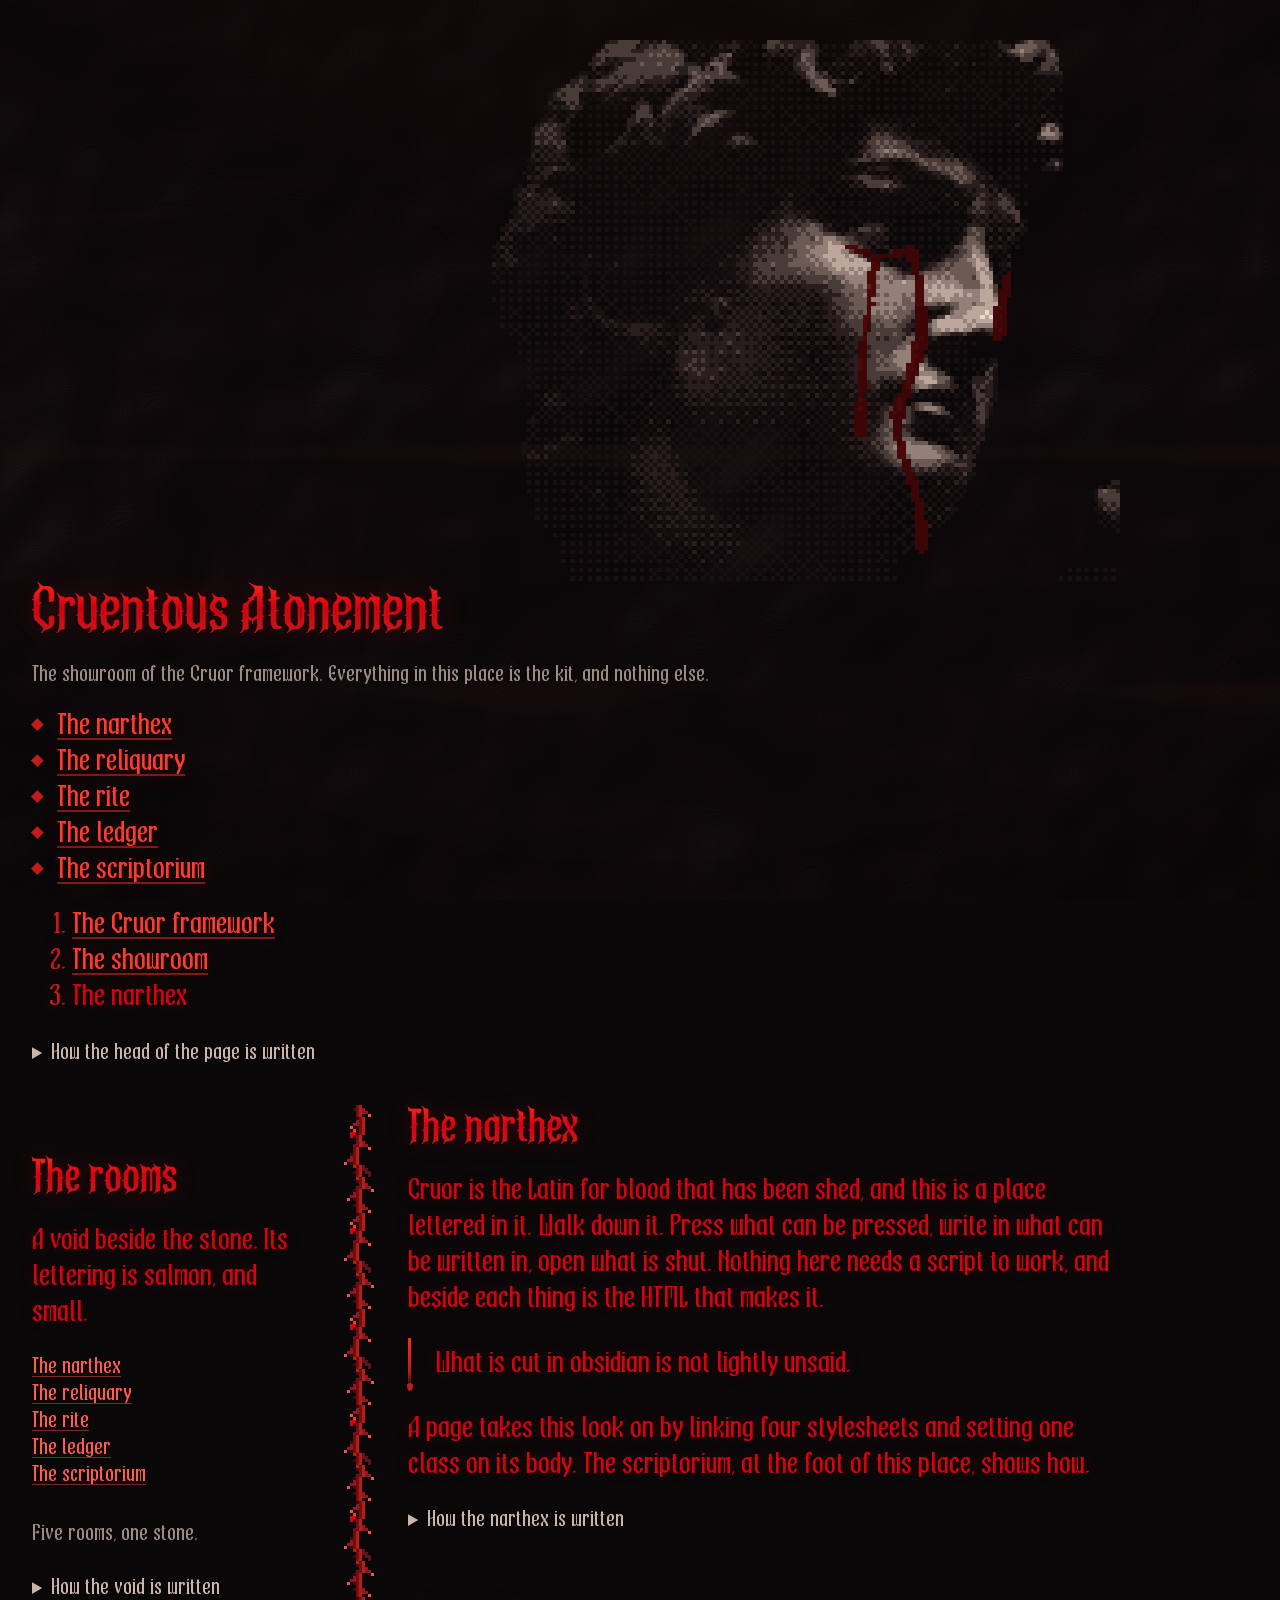
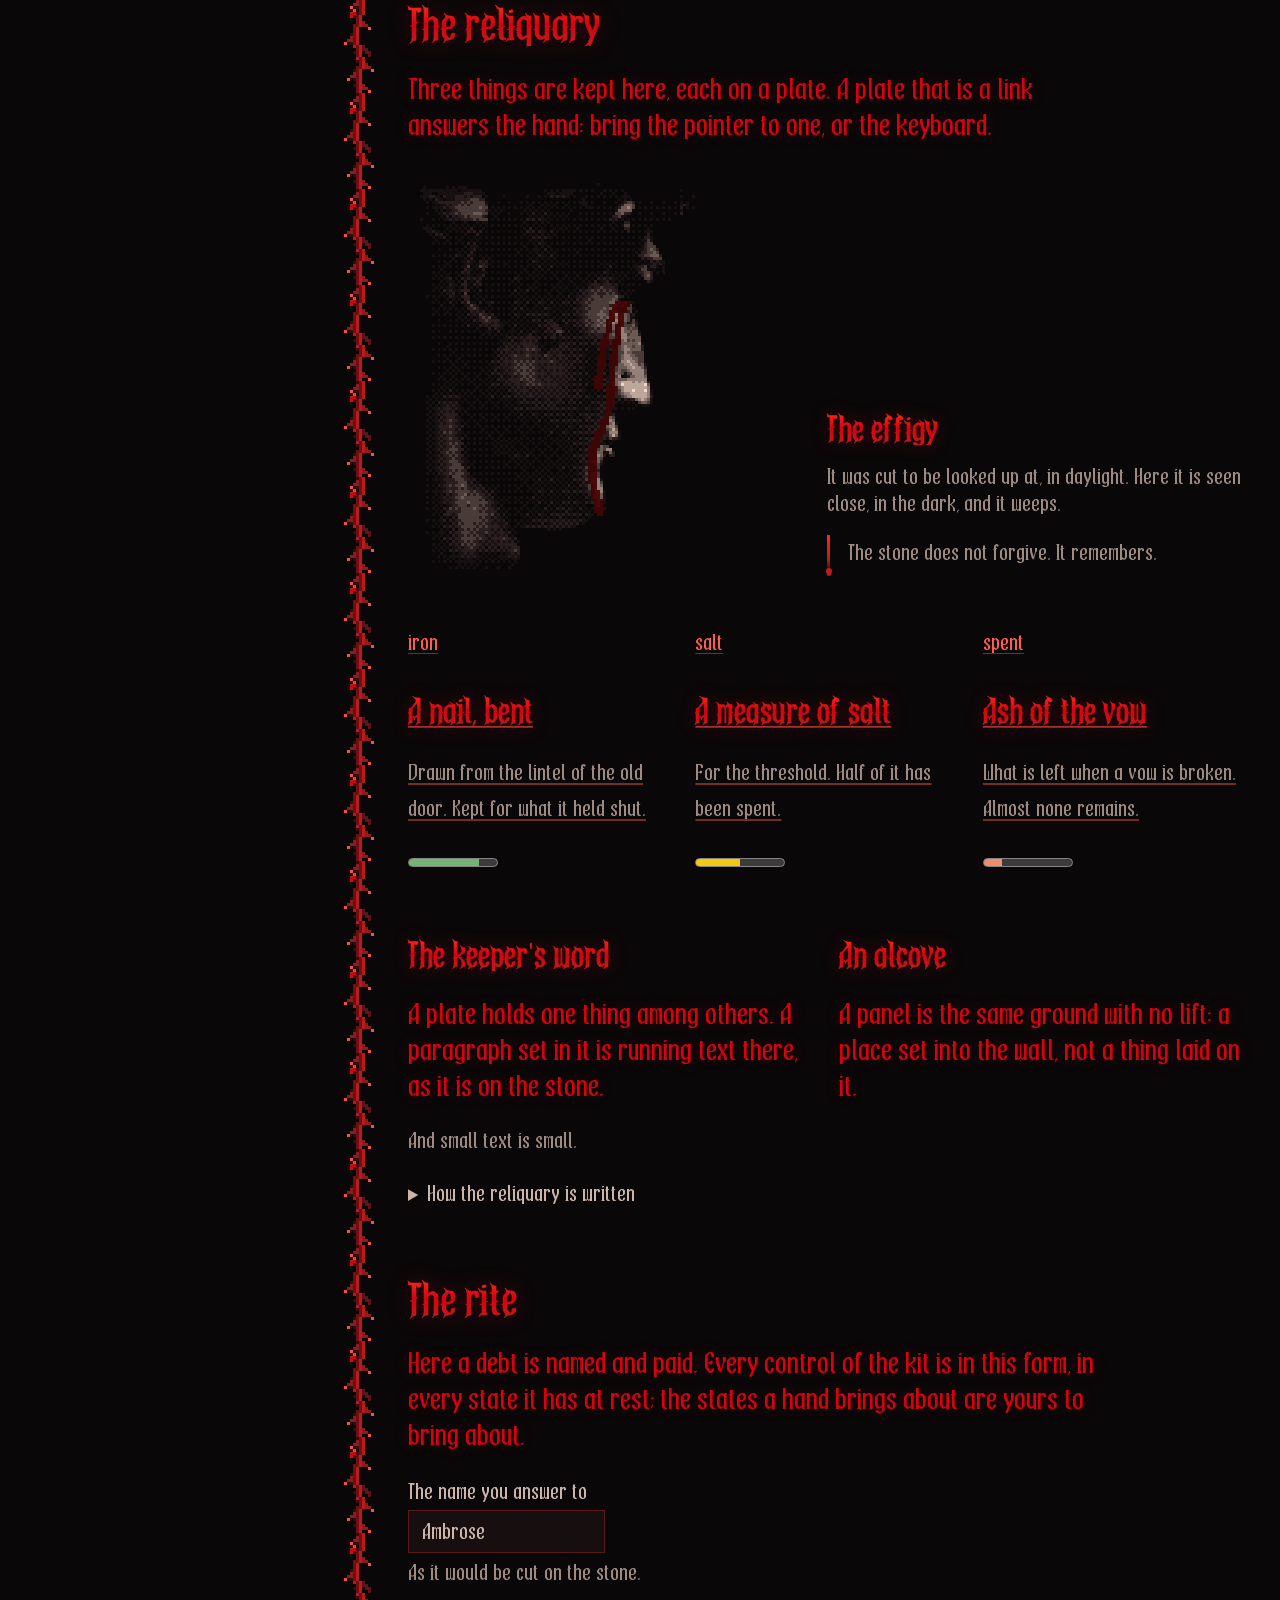
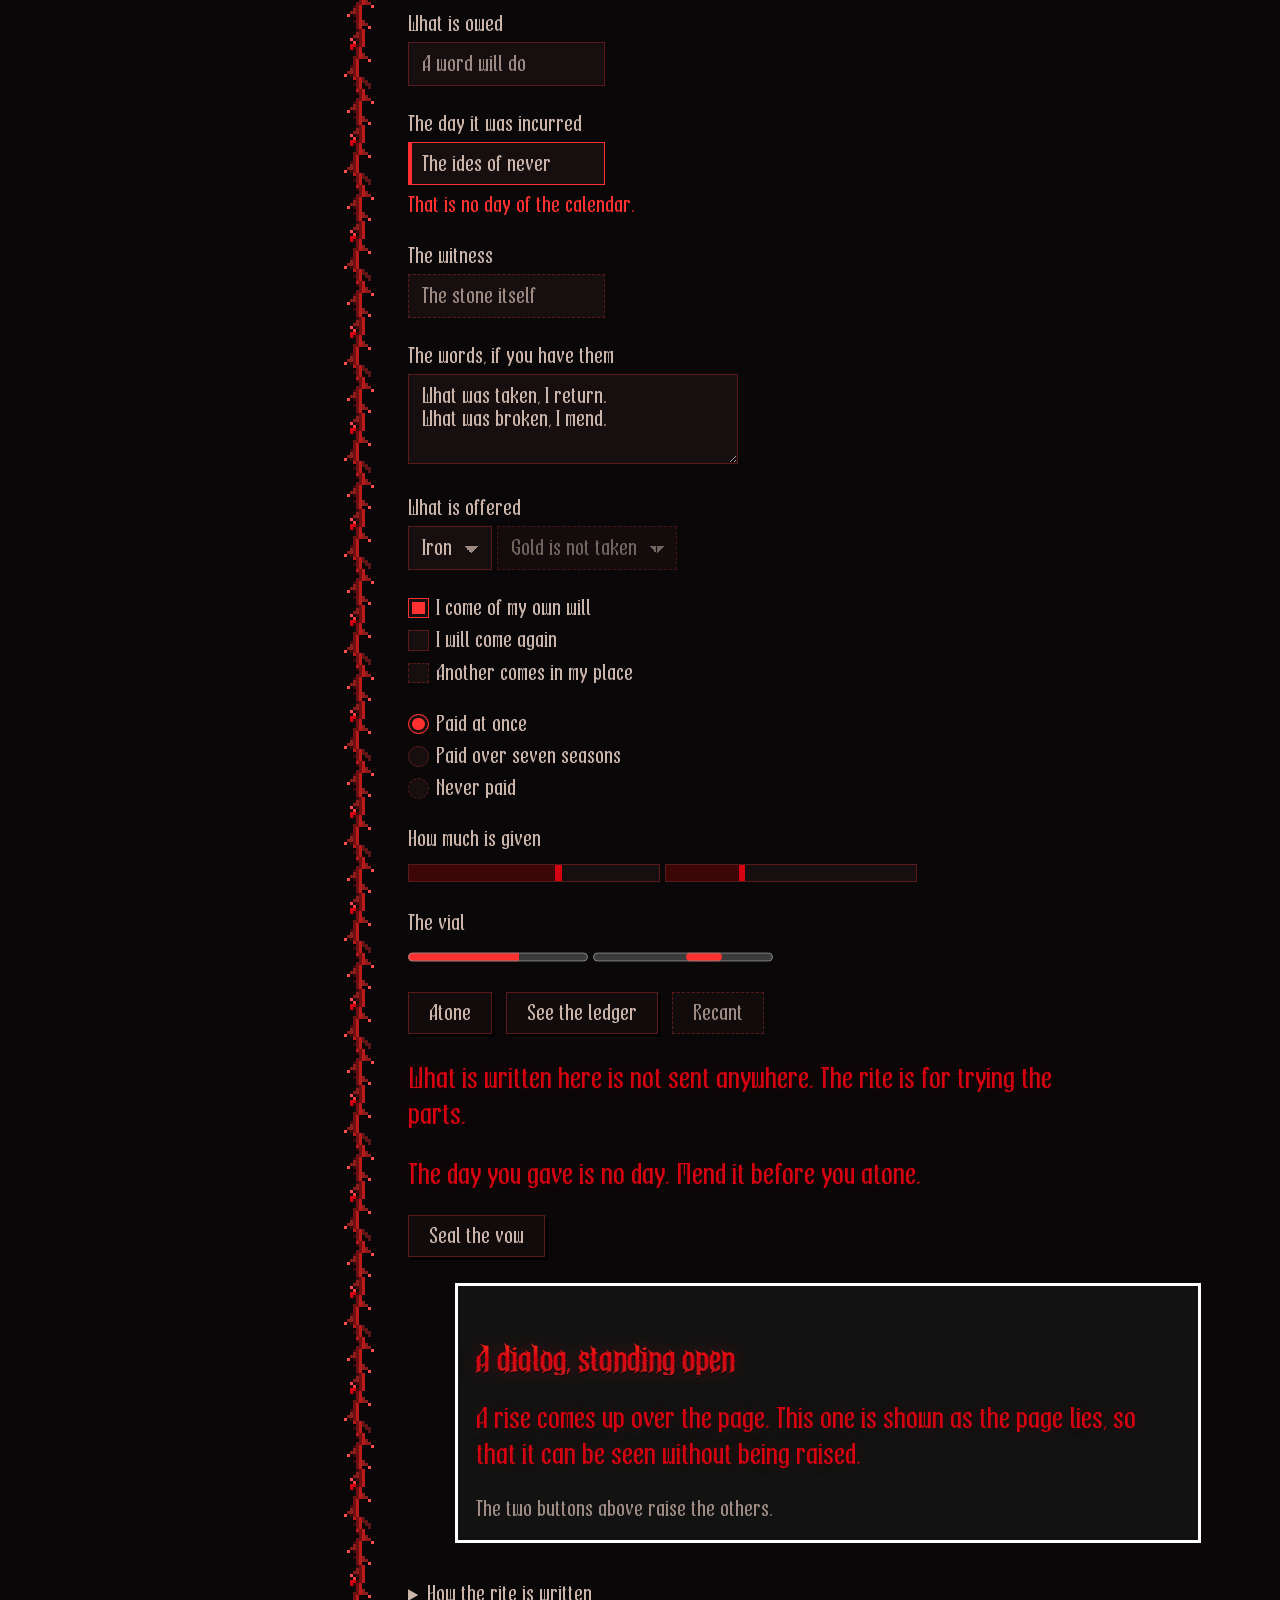
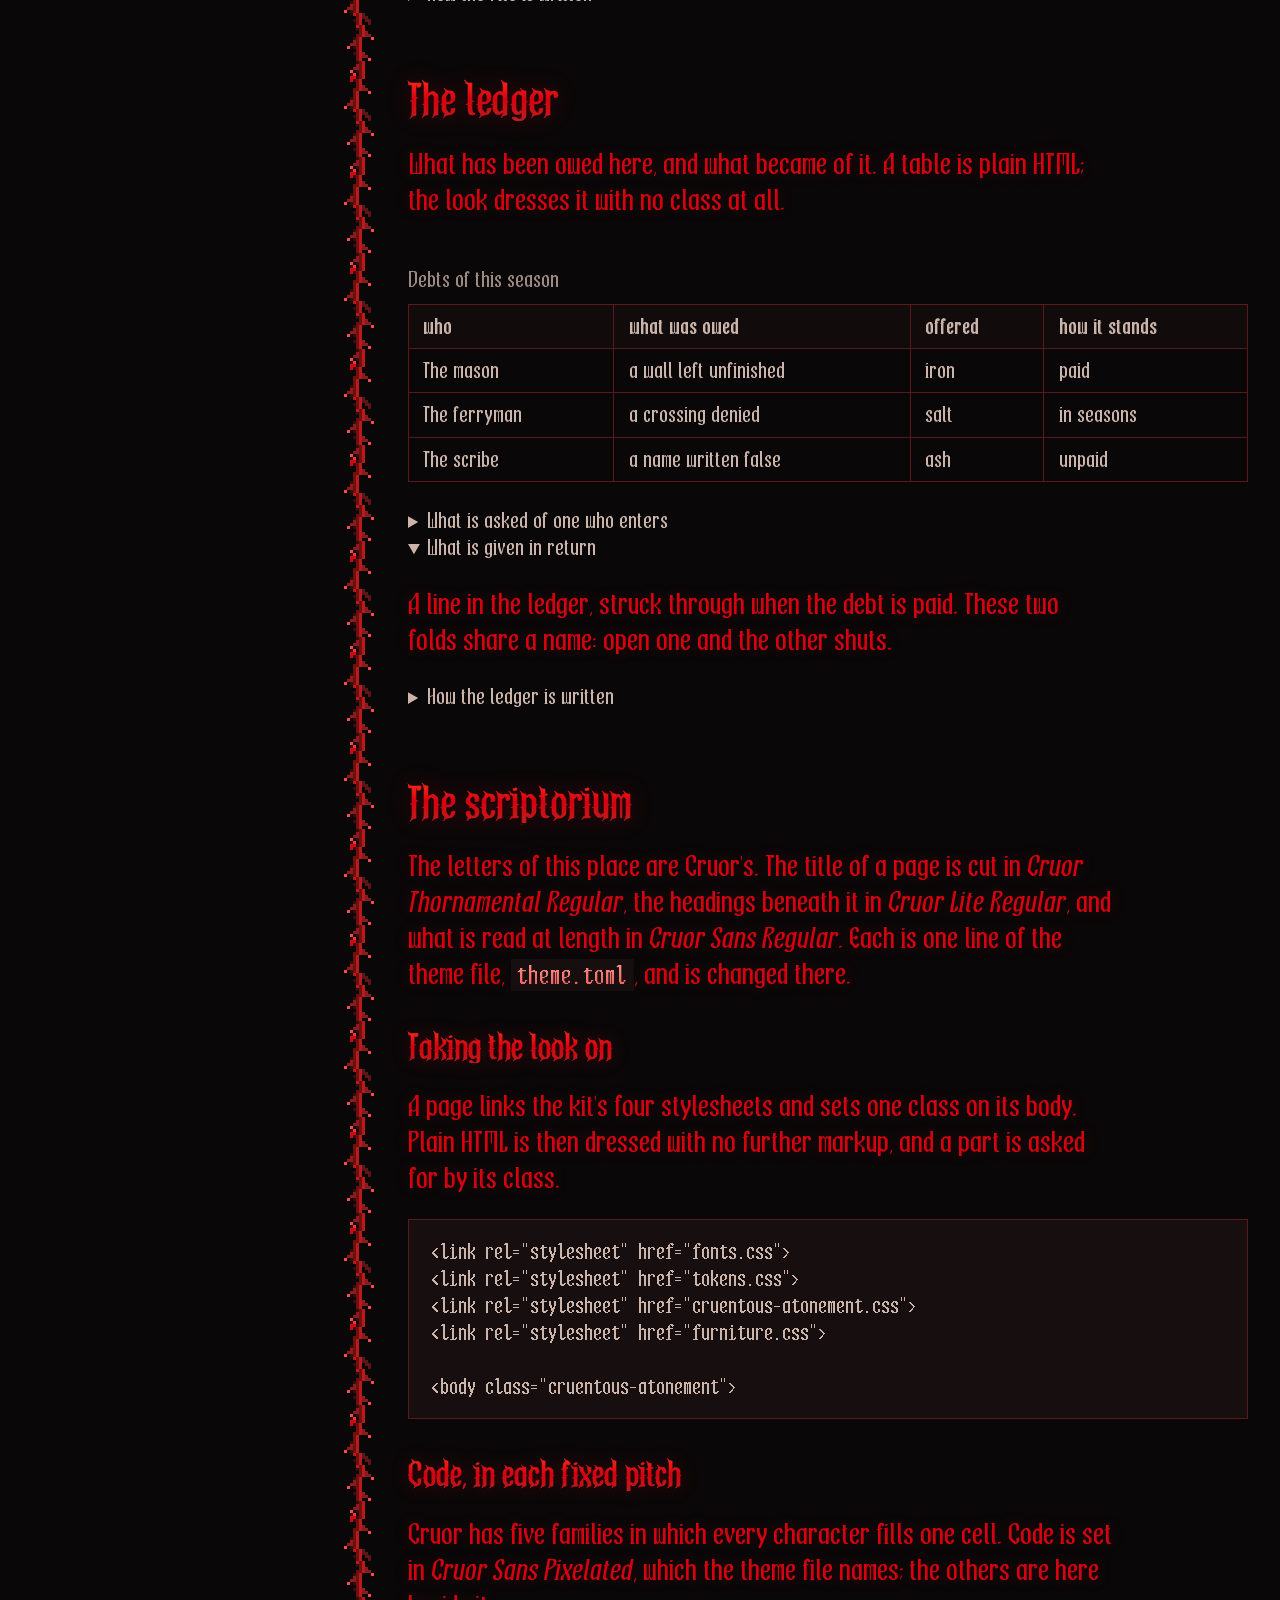
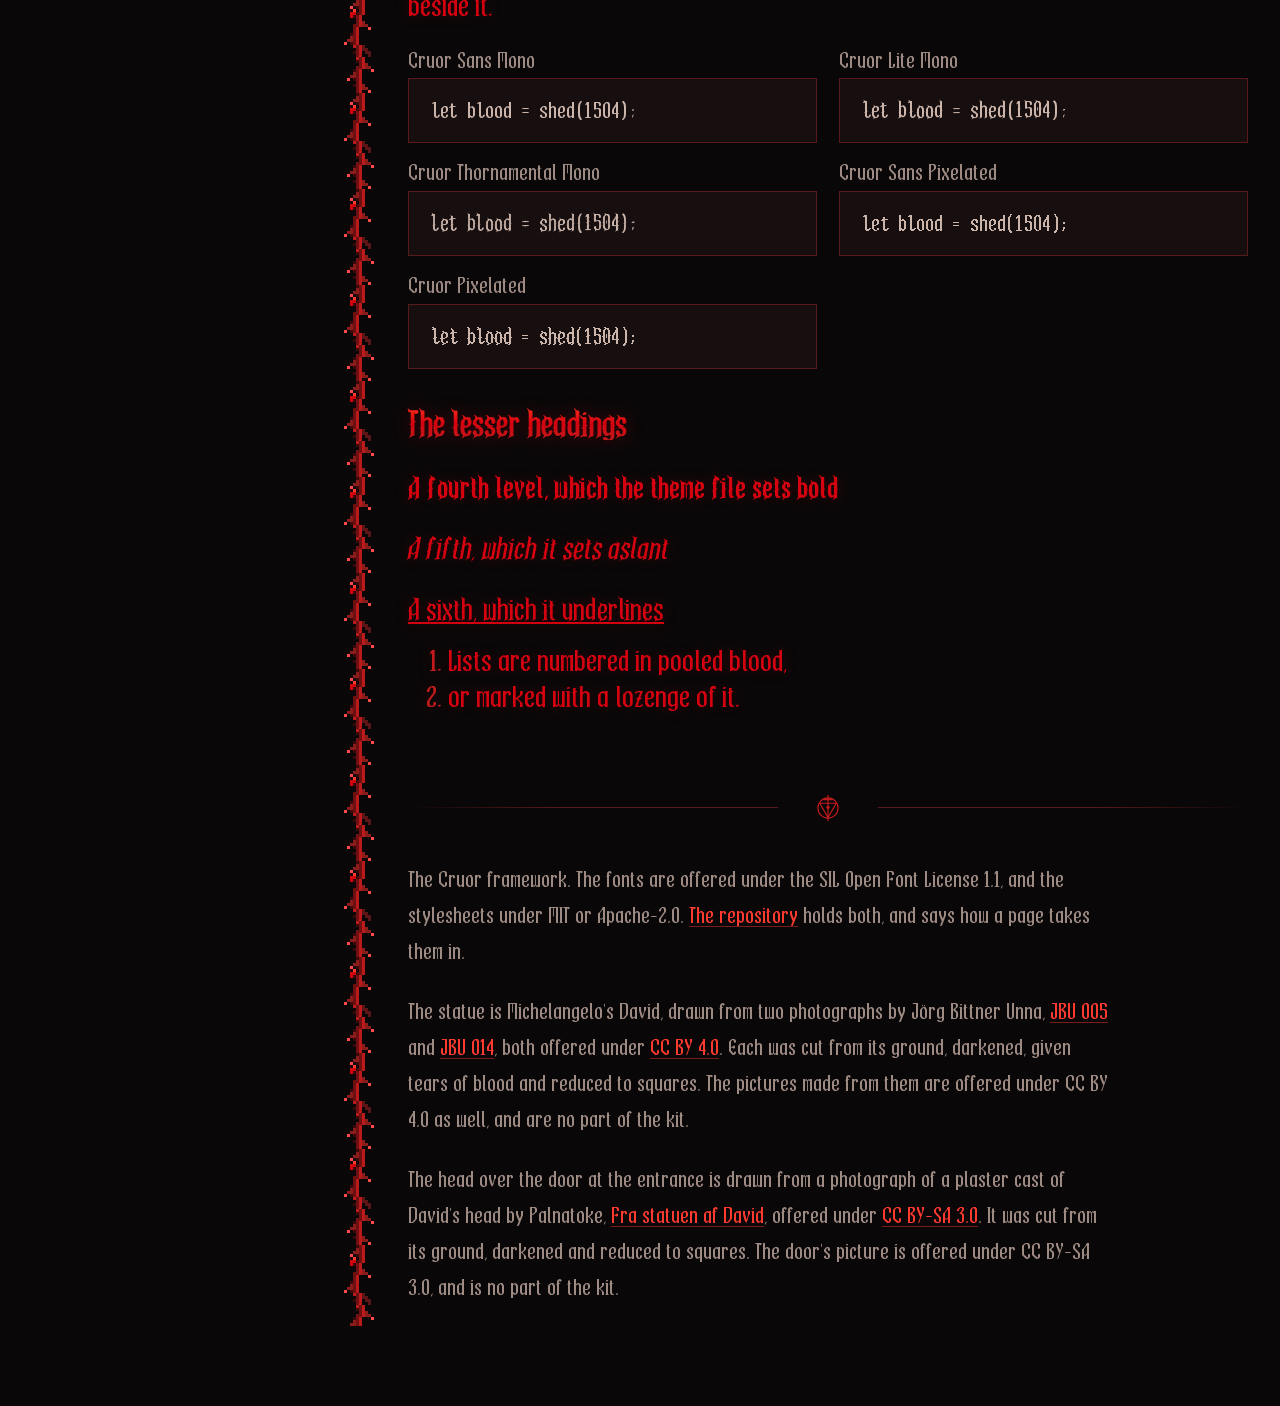
<file: showroom/index.html>
<!doctype html>
<html lang="en">
<head>
<meta charset="utf-8">
<meta name="viewport" content="width=device-width, initial-scale=1">
<title>Cruentous Atonement: the showroom of the Cruor framework</title>
<meta name="description" content="A place built from the Cruor framework and nothing else: the look called Cruentous Atonement, and every part of its furniture, to be seen and tried.">
<link rel="stylesheet" href="../fonts/fonts.css">
<link rel="stylesheet" href="../look/tokens.css">
<link rel="stylesheet" href="../look/cruentous-atonement.css">
<link rel="stylesheet" href="../look/furniture.css">
<link rel="stylesheet" href="showroom.css">
<script src="showroom.js"></script>
</head>
<body class="cruentous-atonement">

<div class="place">

<section class="threshold" aria-label="The threshold">
<img class="face" src="weeping-face.svg" width="880" height="500" alt="The head of a statue, drawn in dark squares. It is turned aside, and blood runs from its eye down its cheek.">

<div class="lintel">
<header class="cruor-masthead" id="head" data-shows="masthead: as it lies">
  <h1>Cruentous Atonement</h1>
  <small>The showroom of the Cruor framework. Everything in this place is the kit, and nothing else.</small>
</header>
</div>

<nav aria-label="The rooms, along the head of the page">
<ul class="cruor-links" id="ways" data-shows="bar of links: with a current link">
  <li><a href="#narthex" aria-current="page">The narthex</a></li>
  <li><a href="#reliquary">The reliquary</a></li>
  <li><a href="#rite">The rite</a></li>
  <li><a href="#ledger">The ledger</a></li>
  <li><a href="#scriptorium">The scriptorium</a></li>
</ul>
</nav>

<nav aria-label="Where this room lies">
<ol class="cruor-trail" id="trail" data-shows="trail: with a current place">
  <li><a href="https://github.com/crussella0129/cruor-framework">The Cruor framework</a></li>
  <li><a href="#head">The showroom</a></li>
  <li><span aria-current="page">The narthex</span></li>
</ol>
</nav>

<details class="cruor-fold how">
<summary>How the head of the page is written</summary>
<pre class="written" data-of="head"><code>&lt;header class=&quot;cruor-masthead&quot; id=&quot;head&quot; data-shows=&quot;masthead: as it lies&quot;&gt;
  &lt;h1&gt;Cruentous Atonement&lt;/h1&gt;
  &lt;small&gt;The showroom of the Cruor framework. Everything in this place is the kit, and nothing else.&lt;/small&gt;
&lt;/header&gt;</code></pre>
<pre class="written" data-of="ways"><code>&lt;ul class=&quot;cruor-links&quot; id=&quot;ways&quot; data-shows=&quot;bar of links: with a current link&quot;&gt;
  &lt;li&gt;&lt;a href=&quot;#narthex&quot; aria-current=&quot;page&quot;&gt;The narthex&lt;/a&gt;&lt;/li&gt;
  &lt;li&gt;&lt;a href=&quot;#reliquary&quot;&gt;The reliquary&lt;/a&gt;&lt;/li&gt;
  &lt;li&gt;&lt;a href=&quot;#rite&quot;&gt;The rite&lt;/a&gt;&lt;/li&gt;
  &lt;li&gt;&lt;a href=&quot;#ledger&quot;&gt;The ledger&lt;/a&gt;&lt;/li&gt;
  &lt;li&gt;&lt;a href=&quot;#scriptorium&quot;&gt;The scriptorium&lt;/a&gt;&lt;/li&gt;
&lt;/ul&gt;</code></pre>
<pre class="written" data-of="trail"><code>&lt;ol class=&quot;cruor-trail&quot; id=&quot;trail&quot; data-shows=&quot;trail: with a current place&quot;&gt;
  &lt;li&gt;&lt;a href=&quot;https://github.com/crussella0129/cruor-framework&quot;&gt;The Cruor framework&lt;/a&gt;&lt;/li&gt;
  &lt;li&gt;&lt;a href=&quot;#head&quot;&gt;The showroom&lt;/a&gt;&lt;/li&gt;
  &lt;li&gt;&lt;span aria-current=&quot;page&quot;&gt;The narthex&lt;/span&gt;&lt;/li&gt;
&lt;/ol&gt;</code></pre>
</details>
</section>

<aside class="wing">
<nav class="cruor-void" id="void" aria-label="The rooms of this place" data-shows="the void: as it lies">
  <h2>The rooms</h2>
  <p>A void beside the stone. Its lettering is salmon, and small.</p>
  <div><a href="#narthex" aria-current="true" data-shows="the void: with a current row">The narthex</a></div>
  <div><a href="#reliquary">The reliquary</a></div>
  <div><a href="#rite">The rite</a></div>
  <div><a href="#ledger">The ledger</a></div>
  <div><a href="#scriptorium">The scriptorium</a></div>
  <p><small>Five rooms, one stone.</small></p>
</nav>
<details class="cruor-fold how">
<summary>How the void is written</summary>
<pre class="written" data-of="void"><code>&lt;nav class=&quot;cruor-void&quot; id=&quot;void&quot; aria-label=&quot;The rooms of this place&quot; data-shows=&quot;the void: as it lies&quot;&gt;
  &lt;h2&gt;The rooms&lt;/h2&gt;
  &lt;p&gt;A void beside the stone. Its lettering is salmon, and small.&lt;/p&gt;
  &lt;div&gt;&lt;a href=&quot;#narthex&quot; aria-current=&quot;true&quot; data-shows=&quot;the void: with a current row&quot;&gt;The narthex&lt;/a&gt;&lt;/div&gt;
  &lt;div&gt;&lt;a href=&quot;#reliquary&quot;&gt;The reliquary&lt;/a&gt;&lt;/div&gt;
  &lt;div&gt;&lt;a href=&quot;#rite&quot;&gt;The rite&lt;/a&gt;&lt;/div&gt;
  &lt;div&gt;&lt;a href=&quot;#ledger&quot;&gt;The ledger&lt;/a&gt;&lt;/div&gt;
  &lt;div&gt;&lt;a href=&quot;#scriptorium&quot;&gt;The scriptorium&lt;/a&gt;&lt;/div&gt;
  &lt;p&gt;&lt;small&gt;Five rooms, one stone.&lt;/small&gt;&lt;/p&gt;
&lt;/nav&gt;</code></pre>
</details>
</aside>

<main class="nave">

<section class="room" id="narthex" aria-labelledby="narthex-title">
<h2 id="narthex-title">The narthex</h2>

<p class="cruor-seal" id="welcome" data-shows="seal: as it lies">Cruor is the Latin for blood that has been shed, and this is a place lettered in it. Walk down it. Press what can be pressed, write in what can be written in, open what is shut. Nothing here needs a script to work, and beside each thing is the HTML that makes it.</p>

<blockquote>What is cut in obsidian is not lightly unsaid.</blockquote>

<div class="cruor-hairline" id="scored" role="separator" data-shows="hairline: as it lies"></div>

<div class="cruor-notice" id="note" data-kind="note" data-shows="notice: a note">
  <p>A page takes this look on by linking four stylesheets and setting one class on its body. The scriptorium, at the foot of this place, shows how.</p>
</div>

<details class="cruor-fold how">
<summary>How the narthex is written</summary>
<pre class="written" data-of="welcome"><code>&lt;p class=&quot;cruor-seal&quot; id=&quot;welcome&quot; data-shows=&quot;seal: as it lies&quot;&gt;Cruor is the Latin for blood that has been shed, and this is a place lettered in it. Walk down it. Press what can be pressed, write in what can be written in, open what is shut. Nothing here needs a script to work, and beside each thing is the HTML that makes it.&lt;/p&gt;</code></pre>
<pre class="written" data-of="scored"><code>&lt;div class=&quot;cruor-hairline&quot; id=&quot;scored&quot; role=&quot;separator&quot; data-shows=&quot;hairline: as it lies&quot;&gt;&lt;/div&gt;</code></pre>
<pre class="written" data-of="note"><code>&lt;div class=&quot;cruor-notice&quot; id=&quot;note&quot; data-kind=&quot;note&quot; data-shows=&quot;notice: a note&quot;&gt;
  &lt;p&gt;A page takes this look on by linking four stylesheets and setting one class on its body. The scriptorium, at the foot of this place, shows how.&lt;/p&gt;
&lt;/div&gt;</code></pre>
</details>
</section>

<section class="room" id="reliquary" aria-labelledby="reliquary-title">
<h2 id="reliquary-title">The reliquary</h2>

<p>Three things are kept here, each on a plate. A plate that is a link answers the hand: bring the pointer to one, or the keyboard.</p>

<figure class="effigy">
<img src="weeping-profile.svg" width="520" height="560" alt="The same statue from the side and close, drawn in dark squares. Blood runs from the eye to the jaw.">
<figcaption>
<h3>The effigy</h3>
<p>It was cut to be looked up at, in daylight. Here it is seen close, in the dark, and it weeps.</p>
<blockquote>The stone does not forgive. It remembers.</blockquote>
</figcaption>
</figure>

<div class="relics">
<a class="cruor-plate" id="relic-nail" href="#rite" data-shows="plate: a link">
  <span class="cruor-badge" data-shows="badge: as it lies">iron</span>
  <h3>A nail, bent</h3>
  <p><small>Drawn from the lintel of the old door. Kept for what it held shut.</small></p>
  <meter class="cruor-measure" min="0" max="10" low="3" high="7" optimum="9" value="8" aria-label="How much of it remains" data-shows="measure: high">8 of 10</meter>
</a>
<a class="cruor-plate" id="relic-salt" href="#rite">
  <span class="cruor-badge">salt</span>
  <h3>A measure of salt</h3>
  <p><small>For the threshold. Half of it has been spent.</small></p>
  <meter class="cruor-measure" min="0" max="10" low="3" high="7" optimum="9" value="5" aria-label="How much of it remains" data-shows="measure: middling">5 of 10</meter>
</a>
<a class="cruor-plate" id="relic-ash" href="#rite">
  <span class="cruor-badge" data-kind="fault" data-shows="badge: a fault">spent</span>
  <h3>Ash of the vow</h3>
  <p><small>What is left when a vow is broken. Almost none remains.</small></p>
  <meter class="cruor-measure" min="0" max="10" low="3" high="7" optimum="9" value="2" aria-label="How much of it remains" data-shows="measure: low">2 of 10</meter>
</a>
</div>

<div class="pair">
<div class="cruor-plate" id="keeper" data-shows="plate: as it lies">
  <h3>The keeper's word</h3>
  <p>A plate holds one thing among others. A paragraph set in it is running text there, as it is on the stone.</p>
  <small>And small text is small.</small>
</div>
<div class="cruor-panel" id="alcove" data-shows="panel: as it lies">
  <h3>An alcove</h3>
  <p>A panel is the same ground with no lift: a place set into the wall, not a thing laid on it.</p>
</div>
</div>

<details class="cruor-fold how">
<summary>How the reliquary is written</summary>
<pre class="written" data-of="relic-nail"><code>&lt;a class=&quot;cruor-plate&quot; id=&quot;relic-nail&quot; href=&quot;#rite&quot; data-shows=&quot;plate: a link&quot;&gt;
  &lt;span class=&quot;cruor-badge&quot; data-shows=&quot;badge: as it lies&quot;&gt;iron&lt;/span&gt;
  &lt;h3&gt;A nail, bent&lt;/h3&gt;
  &lt;p&gt;&lt;small&gt;Drawn from the lintel of the old door. Kept for what it held shut.&lt;/small&gt;&lt;/p&gt;
  &lt;meter class=&quot;cruor-measure&quot; min=&quot;0&quot; max=&quot;10&quot; low=&quot;3&quot; high=&quot;7&quot; optimum=&quot;9&quot; value=&quot;8&quot; aria-label=&quot;How much of it remains&quot; data-shows=&quot;measure: high&quot;&gt;8 of 10&lt;/meter&gt;
&lt;/a&gt;</code></pre>
<pre class="written" data-of="relic-salt"><code>&lt;a class=&quot;cruor-plate&quot; id=&quot;relic-salt&quot; href=&quot;#rite&quot;&gt;
  &lt;span class=&quot;cruor-badge&quot;&gt;salt&lt;/span&gt;
  &lt;h3&gt;A measure of salt&lt;/h3&gt;
  &lt;p&gt;&lt;small&gt;For the threshold. Half of it has been spent.&lt;/small&gt;&lt;/p&gt;
  &lt;meter class=&quot;cruor-measure&quot; min=&quot;0&quot; max=&quot;10&quot; low=&quot;3&quot; high=&quot;7&quot; optimum=&quot;9&quot; value=&quot;5&quot; aria-label=&quot;How much of it remains&quot; data-shows=&quot;measure: middling&quot;&gt;5 of 10&lt;/meter&gt;
&lt;/a&gt;</code></pre>
<pre class="written" data-of="relic-ash"><code>&lt;a class=&quot;cruor-plate&quot; id=&quot;relic-ash&quot; href=&quot;#rite&quot;&gt;
  &lt;span class=&quot;cruor-badge&quot; data-kind=&quot;fault&quot; data-shows=&quot;badge: a fault&quot;&gt;spent&lt;/span&gt;
  &lt;h3&gt;Ash of the vow&lt;/h3&gt;
  &lt;p&gt;&lt;small&gt;What is left when a vow is broken. Almost none remains.&lt;/small&gt;&lt;/p&gt;
  &lt;meter class=&quot;cruor-measure&quot; min=&quot;0&quot; max=&quot;10&quot; low=&quot;3&quot; high=&quot;7&quot; optimum=&quot;9&quot; value=&quot;2&quot; aria-label=&quot;How much of it remains&quot; data-shows=&quot;measure: low&quot;&gt;2 of 10&lt;/meter&gt;
&lt;/a&gt;</code></pre>
<pre class="written" data-of="keeper"><code>&lt;div class=&quot;cruor-plate&quot; id=&quot;keeper&quot; data-shows=&quot;plate: as it lies&quot;&gt;
  &lt;h3&gt;The keeper&#x27;s word&lt;/h3&gt;
  &lt;p&gt;A plate holds one thing among others. A paragraph set in it is running text there, as it is on the stone.&lt;/p&gt;
  &lt;small&gt;And small text is small.&lt;/small&gt;
&lt;/div&gt;</code></pre>
<pre class="written" data-of="alcove"><code>&lt;div class=&quot;cruor-panel&quot; id=&quot;alcove&quot; data-shows=&quot;panel: as it lies&quot;&gt;
  &lt;h3&gt;An alcove&lt;/h3&gt;
  &lt;p&gt;A panel is the same ground with no lift: a place set into the wall, not a thing laid on it.&lt;/p&gt;
&lt;/div&gt;</code></pre>
</details>
</section>

<section class="room" id="rite" aria-labelledby="rite-title">
<h2 id="rite-title">The rite</h2>

<p>Here a debt is named and paid. Every control of the kit is in this form, in every state it has at rest; the states a hand brings about are yours to bring about.</p>

<form class="cruor-panel rite" action="#rite" method="get">
<div class="line" id="rite-name">
  <label class="cruor-label" for="name" data-shows="label: as it lies">The name you answer to</label>
  <input class="cruor-field" id="name" name="name" type="text" value="Ambrose" data-shows="field: filled">
  <span class="cruor-hint" data-shows="hint: as it lies">As it would be cut on the stone.</span>
</div>
<div class="line" id="rite-debt">
  <label class="cruor-label" for="debt">What is owed</label>
  <input class="cruor-field" id="debt" name="debt" type="text" placeholder="A word will do" data-shows="field: empty">
</div>
<div class="line" id="rite-day">
  <label class="cruor-label" for="day">The day it was incurred</label>
  <input class="cruor-field" id="day" name="day" type="text" value="The ides of never" aria-invalid="true" aria-describedby="day-fault" data-shows="field: faulty">
  <span class="cruor-fault" id="day-fault" data-shows="fault: as it lies">That is no day of the calendar.</span>
</div>
<div class="line" id="rite-sealed">
  <label class="cruor-label" for="witness">The witness</label>
  <input class="cruor-field" id="witness" name="witness" type="text" value="The stone itself" disabled data-shows="field: unable">
</div>
    <div class="line" id="rite-words">
      <label class="cruor-label" for="words">The words, if you have them</label>
      <textarea class="cruor-field" id="words" name="words" rows="3" cols="36" data-shows="field: many lines">What was taken, I return.
What was broken, I mend.</textarea>
    </div>
<div class="line" id="rite-offering">
  <label class="cruor-label" for="offering">What is offered</label>
  <select class="cruor-choice" id="offering" name="offering" data-shows="choice: as it lies">
    <option>Iron</option>
    <option>Salt</option>
    <option>Ash</option>
  </select>
  <select class="cruor-choice" name="refused" disabled aria-label="What cannot be offered" data-shows="choice: unable">
    <option>Gold is not taken</option>
  </select>
</div>
<div class="line" id="rite-will">
  <label class="cruor-label"><input class="cruor-tick" type="checkbox" name="will" checked data-shows="tick box: ticked">I come of my own will</label>
  <label class="cruor-label"><input class="cruor-tick" type="checkbox" name="again" data-shows="tick box: unticked">I will come again</label>
  <label class="cruor-label"><input class="cruor-tick" type="checkbox" name="proxy" disabled data-shows="tick box: unable">Another comes in my place</label>
</div>
<div class="line" id="rite-paid">
  <label class="cruor-label"><input class="cruor-radio" type="radio" name="paid" value="once" checked data-shows="radio button: picked">Paid at once</label>
  <label class="cruor-label"><input class="cruor-radio" type="radio" name="paid" value="seasons" data-shows="radio button: unpicked">Paid over seven seasons</label>
  <label class="cruor-label"><input class="cruor-radio" type="radio" name="never" value="never" disabled data-shows="radio button: unable">Never paid</label>
</div>
<div class="line" id="rite-measure">
  <label class="cruor-label" for="drops">How much is given</label>
  <input class="cruor-slider" id="drops" name="drops" type="range" min="0" max="10" value="6" data-shows="slider: as it lies">
  <input class="cruor-slider" name="fixed" type="range" min="0" max="10" value="3" disabled aria-label="What has been given already" data-shows="slider: unable">
</div>
<div class="line" id="rite-vial">
  <label class="cruor-label" for="vial">The vial</label>
  <progress class="cruor-progress" id="vial" max="100" value="62" data-shows="progress: with a value">62 of 100</progress>
  <progress class="cruor-progress" aria-label="A vial not yet measured" data-shows="progress: without one"></progress>
</div>
<div class="line" id="rite-act">
  <button type="button" class="cruor-button" popovertarget="whisper" data-shows="button: as it lies">Atone</button>
  <a class="cruor-button" href="#ledger" data-shows="button: a link">See the ledger</a>
  <button type="button" class="cruor-button" disabled data-shows="button: unable">Recant</button>
  <span class="cruor-loader" role="status" aria-label="The stone considers" data-shows="loader: as it lies"></span>
</div>
</form>

<div class="cruor-notice" id="warning" data-kind="warning" data-shows="notice: a warning">
  <p>What is written here is not sent anywhere. The rite is for trying the parts.</p>
</div>

<div class="cruor-notice" id="refusal" data-kind="fault" data-shows="notice: a fault">
  <p>The day you gave is no day. Mend it before you atone.</p>
</div>

<div class="cruor-rise" id="whisper" popover>
  <p>It is heard. Nothing more is asked of you today.</p>
  <small>Press Escape, or anywhere beyond this, to send it away.</small>
</div>

<div class="line" id="rite-vow">
  <button type="button" class="cruor-button" commandfor="vow" command="show-modal">Seal the vow</button>
  <dialog class="cruor-rise" id="vow" aria-labelledby="vow-title">
    <h3 id="vow-title">Seal it?</h3>
    <p>Once sealed, the page behind this waits until you answer.</p>
    <button type="button" class="cruor-button" commandfor="vow" command="close">It is sealed</button>
  </dialog>
</div>

<div class="stage">
<dialog class="cruor-rise" id="standing" open aria-labelledby="standing-title" data-shows="rise: a dialog, open">
  <h3 id="standing-title">A dialog, standing open</h3>
  <p>A rise comes up over the page. This one is shown as the page lies, so that it can be seen without being raised.</p>
  <small>The two buttons above raise the others.</small>
</dialog>
</div>

<details class="cruor-fold how">
<summary>How the rite is written</summary>
<pre class="written" data-of="rite-name"><code>&lt;div class=&quot;line&quot; id=&quot;rite-name&quot;&gt;
  &lt;label class=&quot;cruor-label&quot; for=&quot;name&quot; data-shows=&quot;label: as it lies&quot;&gt;The name you answer to&lt;/label&gt;
  &lt;input class=&quot;cruor-field&quot; id=&quot;name&quot; name=&quot;name&quot; type=&quot;text&quot; value=&quot;Ambrose&quot; data-shows=&quot;field: filled&quot;&gt;
  &lt;span class=&quot;cruor-hint&quot; data-shows=&quot;hint: as it lies&quot;&gt;As it would be cut on the stone.&lt;/span&gt;
&lt;/div&gt;</code></pre>
<pre class="written" data-of="rite-debt"><code>&lt;div class=&quot;line&quot; id=&quot;rite-debt&quot;&gt;
  &lt;label class=&quot;cruor-label&quot; for=&quot;debt&quot;&gt;What is owed&lt;/label&gt;
  &lt;input class=&quot;cruor-field&quot; id=&quot;debt&quot; name=&quot;debt&quot; type=&quot;text&quot; placeholder=&quot;A word will do&quot; data-shows=&quot;field: empty&quot;&gt;
&lt;/div&gt;</code></pre>
<pre class="written" data-of="rite-day"><code>&lt;div class=&quot;line&quot; id=&quot;rite-day&quot;&gt;
  &lt;label class=&quot;cruor-label&quot; for=&quot;day&quot;&gt;The day it was incurred&lt;/label&gt;
  &lt;input class=&quot;cruor-field&quot; id=&quot;day&quot; name=&quot;day&quot; type=&quot;text&quot; value=&quot;The ides of never&quot; aria-invalid=&quot;true&quot; aria-describedby=&quot;day-fault&quot; data-shows=&quot;field: faulty&quot;&gt;
  &lt;span class=&quot;cruor-fault&quot; id=&quot;day-fault&quot; data-shows=&quot;fault: as it lies&quot;&gt;That is no day of the calendar.&lt;/span&gt;
&lt;/div&gt;</code></pre>
<pre class="written" data-of="rite-sealed"><code>&lt;div class=&quot;line&quot; id=&quot;rite-sealed&quot;&gt;
  &lt;label class=&quot;cruor-label&quot; for=&quot;witness&quot;&gt;The witness&lt;/label&gt;
  &lt;input class=&quot;cruor-field&quot; id=&quot;witness&quot; name=&quot;witness&quot; type=&quot;text&quot; value=&quot;The stone itself&quot; disabled data-shows=&quot;field: unable&quot;&gt;
&lt;/div&gt;</code></pre>
<pre class="written" data-of="rite-words"><code>    &lt;div class=&quot;line&quot; id=&quot;rite-words&quot;&gt;
      &lt;label class=&quot;cruor-label&quot; for=&quot;words&quot;&gt;The words, if you have them&lt;/label&gt;
      &lt;textarea class=&quot;cruor-field&quot; id=&quot;words&quot; name=&quot;words&quot; rows=&quot;3&quot; cols=&quot;36&quot; data-shows=&quot;field: many lines&quot;&gt;What was taken, I return.
What was broken, I mend.&lt;/textarea&gt;
    &lt;/div&gt;</code></pre>
<pre class="written" data-of="rite-offering"><code>&lt;div class=&quot;line&quot; id=&quot;rite-offering&quot;&gt;
  &lt;label class=&quot;cruor-label&quot; for=&quot;offering&quot;&gt;What is offered&lt;/label&gt;
  &lt;select class=&quot;cruor-choice&quot; id=&quot;offering&quot; name=&quot;offering&quot; data-shows=&quot;choice: as it lies&quot;&gt;
    &lt;option&gt;Iron&lt;/option&gt;
    &lt;option&gt;Salt&lt;/option&gt;
    &lt;option&gt;Ash&lt;/option&gt;
  &lt;/select&gt;
  &lt;select class=&quot;cruor-choice&quot; name=&quot;refused&quot; disabled aria-label=&quot;What cannot be offered&quot; data-shows=&quot;choice: unable&quot;&gt;
    &lt;option&gt;Gold is not taken&lt;/option&gt;
  &lt;/select&gt;
&lt;/div&gt;</code></pre>
<pre class="written" data-of="rite-will"><code>&lt;div class=&quot;line&quot; id=&quot;rite-will&quot;&gt;
  &lt;label class=&quot;cruor-label&quot;&gt;&lt;input class=&quot;cruor-tick&quot; type=&quot;checkbox&quot; name=&quot;will&quot; checked data-shows=&quot;tick box: ticked&quot;&gt;I come of my own will&lt;/label&gt;
  &lt;label class=&quot;cruor-label&quot;&gt;&lt;input class=&quot;cruor-tick&quot; type=&quot;checkbox&quot; name=&quot;again&quot; data-shows=&quot;tick box: unticked&quot;&gt;I will come again&lt;/label&gt;
  &lt;label class=&quot;cruor-label&quot;&gt;&lt;input class=&quot;cruor-tick&quot; type=&quot;checkbox&quot; name=&quot;proxy&quot; disabled data-shows=&quot;tick box: unable&quot;&gt;Another comes in my place&lt;/label&gt;
&lt;/div&gt;</code></pre>
<pre class="written" data-of="rite-paid"><code>&lt;div class=&quot;line&quot; id=&quot;rite-paid&quot;&gt;
  &lt;label class=&quot;cruor-label&quot;&gt;&lt;input class=&quot;cruor-radio&quot; type=&quot;radio&quot; name=&quot;paid&quot; value=&quot;once&quot; checked data-shows=&quot;radio button: picked&quot;&gt;Paid at once&lt;/label&gt;
  &lt;label class=&quot;cruor-label&quot;&gt;&lt;input class=&quot;cruor-radio&quot; type=&quot;radio&quot; name=&quot;paid&quot; value=&quot;seasons&quot; data-shows=&quot;radio button: unpicked&quot;&gt;Paid over seven seasons&lt;/label&gt;
  &lt;label class=&quot;cruor-label&quot;&gt;&lt;input class=&quot;cruor-radio&quot; type=&quot;radio&quot; name=&quot;never&quot; value=&quot;never&quot; disabled data-shows=&quot;radio button: unable&quot;&gt;Never paid&lt;/label&gt;
&lt;/div&gt;</code></pre>
<pre class="written" data-of="rite-measure"><code>&lt;div class=&quot;line&quot; id=&quot;rite-measure&quot;&gt;
  &lt;label class=&quot;cruor-label&quot; for=&quot;drops&quot;&gt;How much is given&lt;/label&gt;
  &lt;input class=&quot;cruor-slider&quot; id=&quot;drops&quot; name=&quot;drops&quot; type=&quot;range&quot; min=&quot;0&quot; max=&quot;10&quot; value=&quot;6&quot; data-shows=&quot;slider: as it lies&quot;&gt;
  &lt;input class=&quot;cruor-slider&quot; name=&quot;fixed&quot; type=&quot;range&quot; min=&quot;0&quot; max=&quot;10&quot; value=&quot;3&quot; disabled aria-label=&quot;What has been given already&quot; data-shows=&quot;slider: unable&quot;&gt;
&lt;/div&gt;</code></pre>
<pre class="written" data-of="rite-vial"><code>&lt;div class=&quot;line&quot; id=&quot;rite-vial&quot;&gt;
  &lt;label class=&quot;cruor-label&quot; for=&quot;vial&quot;&gt;The vial&lt;/label&gt;
  &lt;progress class=&quot;cruor-progress&quot; id=&quot;vial&quot; max=&quot;100&quot; value=&quot;62&quot; data-shows=&quot;progress: with a value&quot;&gt;62 of 100&lt;/progress&gt;
  &lt;progress class=&quot;cruor-progress&quot; aria-label=&quot;A vial not yet measured&quot; data-shows=&quot;progress: without one&quot;&gt;&lt;/progress&gt;
&lt;/div&gt;</code></pre>
<pre class="written" data-of="rite-act"><code>&lt;div class=&quot;line&quot; id=&quot;rite-act&quot;&gt;
  &lt;button type=&quot;button&quot; class=&quot;cruor-button&quot; popovertarget=&quot;whisper&quot; data-shows=&quot;button: as it lies&quot;&gt;Atone&lt;/button&gt;
  &lt;a class=&quot;cruor-button&quot; href=&quot;#ledger&quot; data-shows=&quot;button: a link&quot;&gt;See the ledger&lt;/a&gt;
  &lt;button type=&quot;button&quot; class=&quot;cruor-button&quot; disabled data-shows=&quot;button: unable&quot;&gt;Recant&lt;/button&gt;
  &lt;span class=&quot;cruor-loader&quot; role=&quot;status&quot; aria-label=&quot;The stone considers&quot; data-shows=&quot;loader: as it lies&quot;&gt;&lt;/span&gt;
&lt;/div&gt;</code></pre>
<pre class="written" data-of="warning"><code>&lt;div class=&quot;cruor-notice&quot; id=&quot;warning&quot; data-kind=&quot;warning&quot; data-shows=&quot;notice: a warning&quot;&gt;
  &lt;p&gt;What is written here is not sent anywhere. The rite is for trying the parts.&lt;/p&gt;
&lt;/div&gt;</code></pre>
<pre class="written" data-of="refusal"><code>&lt;div class=&quot;cruor-notice&quot; id=&quot;refusal&quot; data-kind=&quot;fault&quot; data-shows=&quot;notice: a fault&quot;&gt;
  &lt;p&gt;The day you gave is no day. Mend it before you atone.&lt;/p&gt;
&lt;/div&gt;</code></pre>
<pre class="written" data-of="whisper"><code>&lt;div class=&quot;cruor-rise&quot; id=&quot;whisper&quot; popover&gt;
  &lt;p&gt;It is heard. Nothing more is asked of you today.&lt;/p&gt;
  &lt;small&gt;Press Escape, or anywhere beyond this, to send it away.&lt;/small&gt;
&lt;/div&gt;</code></pre>
<pre class="written" data-of="rite-vow"><code>&lt;div class=&quot;line&quot; id=&quot;rite-vow&quot;&gt;
  &lt;button type=&quot;button&quot; class=&quot;cruor-button&quot; commandfor=&quot;vow&quot; command=&quot;show-modal&quot;&gt;Seal the vow&lt;/button&gt;
  &lt;dialog class=&quot;cruor-rise&quot; id=&quot;vow&quot; aria-labelledby=&quot;vow-title&quot;&gt;
    &lt;h3 id=&quot;vow-title&quot;&gt;Seal it?&lt;/h3&gt;
    &lt;p&gt;Once sealed, the page behind this waits until you answer.&lt;/p&gt;
    &lt;button type=&quot;button&quot; class=&quot;cruor-button&quot; commandfor=&quot;vow&quot; command=&quot;close&quot;&gt;It is sealed&lt;/button&gt;
  &lt;/dialog&gt;
&lt;/div&gt;</code></pre>
<pre class="written" data-of="standing"><code>&lt;dialog class=&quot;cruor-rise&quot; id=&quot;standing&quot; open aria-labelledby=&quot;standing-title&quot; data-shows=&quot;rise: a dialog, open&quot;&gt;
  &lt;h3 id=&quot;standing-title&quot;&gt;A dialog, standing open&lt;/h3&gt;
  &lt;p&gt;A rise comes up over the page. This one is shown as the page lies, so that it can be seen without being raised.&lt;/p&gt;
  &lt;small&gt;The two buttons above raise the others.&lt;/small&gt;
&lt;/dialog&gt;</code></pre>
</details>
</section>

<section class="room" id="ledger" aria-labelledby="ledger-title">
<h2 id="ledger-title">The ledger</h2>

<p>What has been owed here, and what became of it. A table is plain HTML; the look dresses it with no class at all.</p>

<div class="wide">
<table>
  <caption>Debts of this season</caption>
  <thead>
    <tr><th>who</th><th>what was owed</th><th>offered</th><th>how it stands</th></tr>
  </thead>
  <tbody>
    <tr><td>The mason</td><td>a wall left unfinished</td><td>iron</td><td><span class="cruor-badge">paid</span></td></tr>
    <tr><td>The ferryman</td><td>a crossing denied</td><td>salt</td><td><span class="cruor-badge">in seasons</span></td></tr>
    <tr><td>The scribe</td><td>a name written false</td><td>ash</td><td><span class="cruor-badge" data-kind="fault">unpaid</span></td></tr>
  </tbody>
</table>
</div>

<details class="cruor-fold" id="rule-one" name="rules" data-shows="fold: shut">
  <summary>What is asked of one who enters</summary>
  <p>That they come of their own will, and say what is owed.</p>
</details>
<details class="cruor-fold" id="rule-two" name="rules" open data-shows="fold: open">
  <summary>What is given in return</summary>
  <p>A line in the ledger, struck through when the debt is paid. These two folds share a name: open one and the other shuts.</p>
</details>

<div class="cruor-sigil" id="mark" role="separator" data-shows="sigil: as it lies"></div>

<details class="cruor-fold how">
<summary>How the ledger is written</summary>
<pre class="written" data-of="rule-one"><code>&lt;details class=&quot;cruor-fold&quot; id=&quot;rule-one&quot; name=&quot;rules&quot; data-shows=&quot;fold: shut&quot;&gt;
  &lt;summary&gt;What is asked of one who enters&lt;/summary&gt;
  &lt;p&gt;That they come of their own will, and say what is owed.&lt;/p&gt;
&lt;/details&gt;</code></pre>
<pre class="written" data-of="rule-two"><code>&lt;details class=&quot;cruor-fold&quot; id=&quot;rule-two&quot; name=&quot;rules&quot; open data-shows=&quot;fold: open&quot;&gt;
  &lt;summary&gt;What is given in return&lt;/summary&gt;
  &lt;p&gt;A line in the ledger, struck through when the debt is paid. These two folds share a name: open one and the other shuts.&lt;/p&gt;
&lt;/details&gt;</code></pre>
<pre class="written" data-of="mark"><code>&lt;div class=&quot;cruor-sigil&quot; id=&quot;mark&quot; role=&quot;separator&quot; data-shows=&quot;sigil: as it lies&quot;&gt;&lt;/div&gt;</code></pre>
</details>
</section>

<section class="room" id="scriptorium" aria-labelledby="scriptorium-title">
<h2 id="scriptorium-title">The scriptorium</h2>

<p>The letters of this place are Cruor's. The title of a page is cut in <em>Cruor Thornamental Regular</em>, the headings beneath it in <em>Cruor Lite Regular</em>, and what is read at length in <em>Cruor Sans Regular</em>. Each is one line of the theme file, <code>theme.toml</code>, and is changed there.</p>

<h3>Taking the look on</h3>

<p>A page links the kit's four stylesheets and sets one class on its body. Plain HTML is then dressed with no further markup, and a part is asked for by its class.</p>

<pre><code>&lt;link rel=&quot;stylesheet&quot; href=&quot;fonts.css&quot;&gt;
&lt;link rel=&quot;stylesheet&quot; href=&quot;tokens.css&quot;&gt;
&lt;link rel=&quot;stylesheet&quot; href=&quot;cruentous-atonement.css&quot;&gt;
&lt;link rel=&quot;stylesheet&quot; href=&quot;furniture.css&quot;&gt;

&lt;body class=&quot;cruentous-atonement&quot;&gt;</code></pre>

<h3>Code, in each fixed pitch</h3>

<p id="code-family">Cruor has five families in which every character fills one cell. Code is set in <em>Cruor Sans Pixelated</em>, which the theme file names; the others are here beside it.</p>

<div class="fixed-pitch" id="fixed-pitch">
<div class="fixed" data-family="Cruor Sans Mono">
  <small>Cruor Sans Mono</small>
  <pre style="font-family: 'Cruor Sans Mono', monospace">let blood = shed(1504);</pre>
</div>
<div class="fixed" data-family="Cruor Lite Mono">
  <small>Cruor Lite Mono</small>
  <pre style="font-family: 'Cruor Lite Mono', monospace">let blood = shed(1504);</pre>
</div>
<div class="fixed" data-family="Cruor Thornamental Mono">
  <small>Cruor Thornamental Mono</small>
  <pre style="font-family: 'Cruor Thornamental Mono', monospace">let blood = shed(1504);</pre>
</div>
<div class="fixed" data-family="Cruor Sans Pixelated">
  <small>Cruor Sans Pixelated</small>
  <pre style="font-family: 'Cruor Sans Pixelated', monospace">let blood = shed(1504);</pre>
</div>
<div class="fixed" data-family="Cruor Pixelated">
  <small>Cruor Pixelated</small>
  <pre style="font-family: 'Cruor Pixelated', monospace">let blood = shed(1504);</pre>
</div>
</div>

<h3>The lesser headings</h3>

<h4>A fourth level, which the theme file sets bold</h4>
<h5>A fifth, which it sets aslant</h5>
<h6>A sixth, which it underlines</h6>

<ol>
  <li>Lists are numbered in pooled blood,</li>
  <li>or marked with a lozenge of it.</li>
</ol>
</section>

<footer class="foot">
<hr>
<p><small>The Cruor framework. The fonts are offered under the SIL Open Font License 1.1, and the stylesheets under MIT or Apache-2.0. <a href="https://github.com/crussella0129/cruor-framework">The repository</a> holds both, and says how a page takes them in.</small></p>
<p><small>The statue is Michelangelo's David, drawn from two photographs by Jörg Bittner Unna, <a href="https://commons.wikimedia.org/wiki/File:%27David%27_by_Michelangelo_FI_Acca_JBU_005.jpg">JBU 005</a> and <a href="https://commons.wikimedia.org/wiki/File:%27David%27_by_Michelangelo_FI_Acca_JBU_014.jpg">JBU 014</a>, both offered under <a href="https://creativecommons.org/licenses/by/4.0/">CC BY 4.0</a>. Each was cut from its ground, darkened, given tears of blood and reduced to squares. The pictures made from them are offered under CC BY 4.0 as well, and are no part of the kit.</small></p>
<p><small>The head over the door at the entrance is drawn from a photograph of a plaster cast of David's head by Palnatoke, <a href="https://commons.wikimedia.org/wiki/File:Fra_statuen_af_David_DSCF0465.JPG">Fra statuen af David</a>, offered under <a href="https://creativecommons.org/licenses/by-sa/3.0/">CC BY-SA 3.0</a>. It was cut from its ground, darkened and reduced to squares. The door's picture is offered under CC BY-SA 3.0, and is no part of the kit.</small></p>
</footer>

</main>

</div>

</body>
</html>
</file>
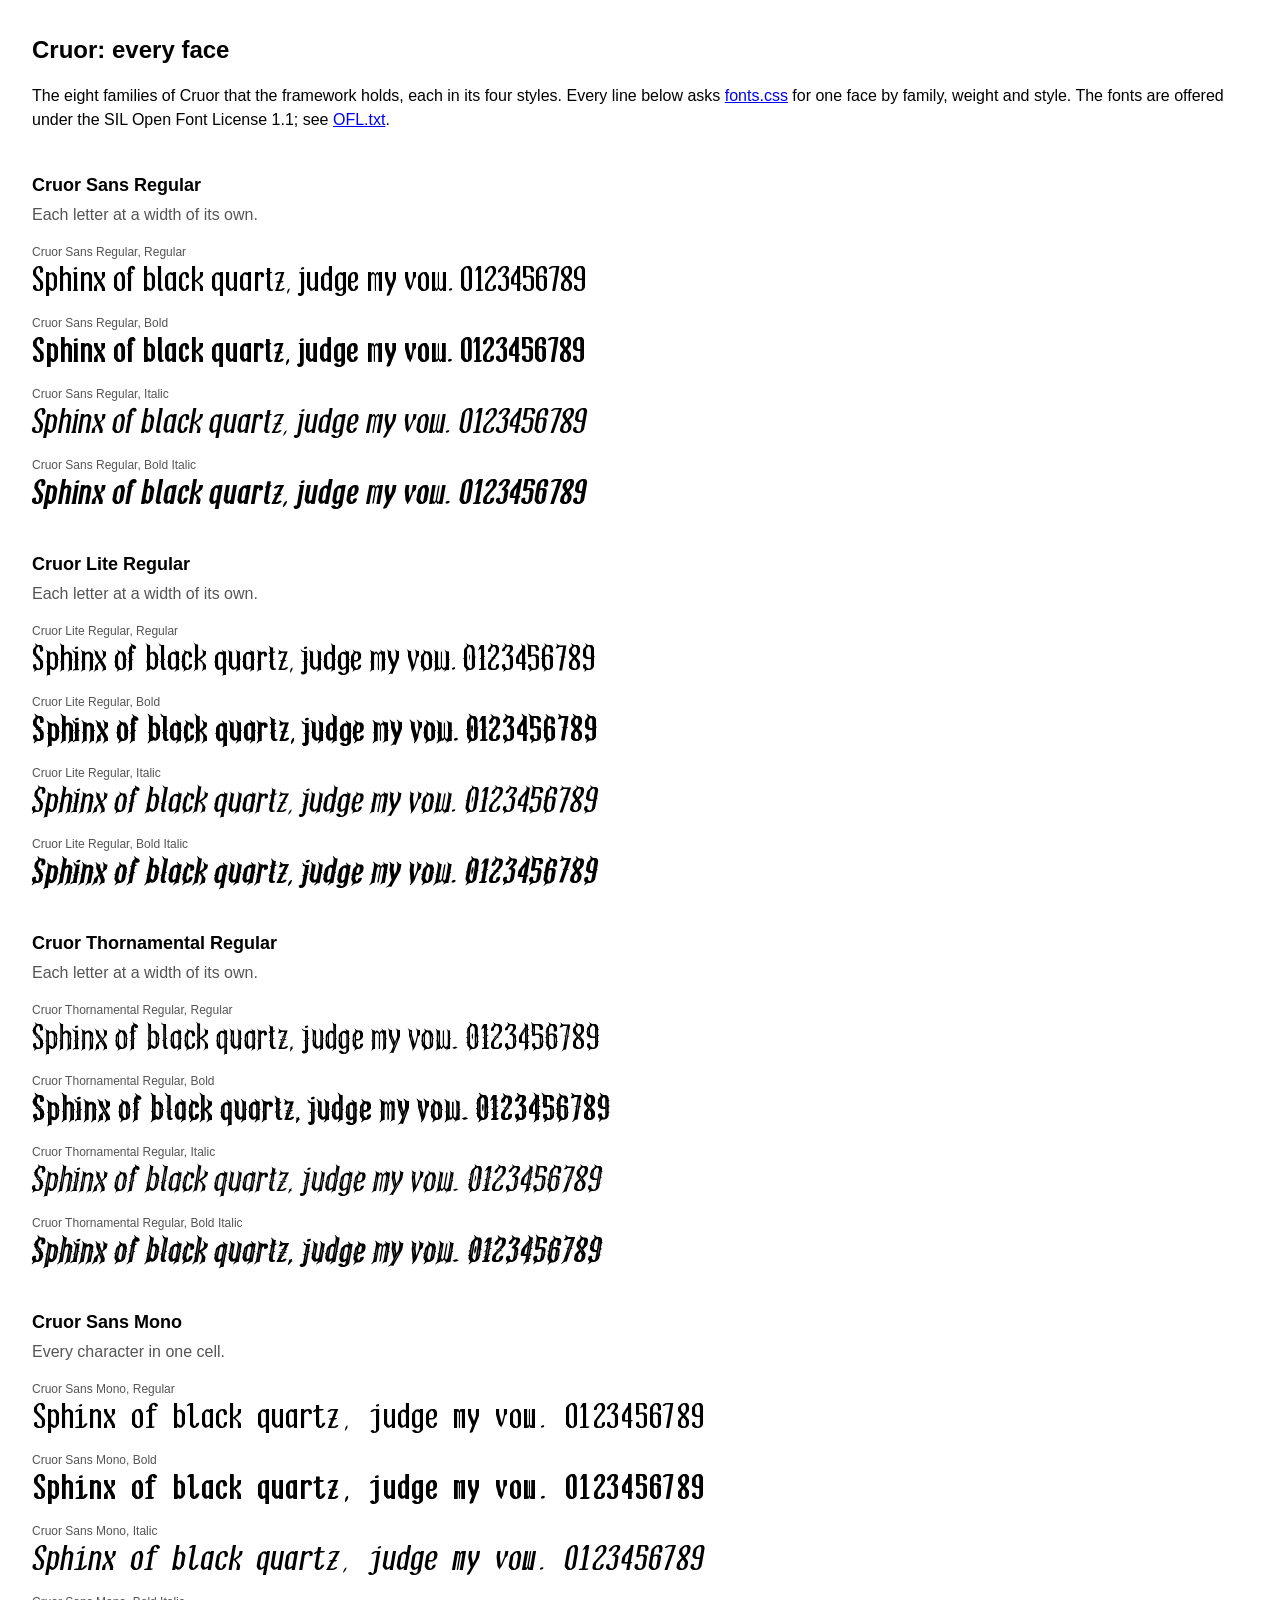
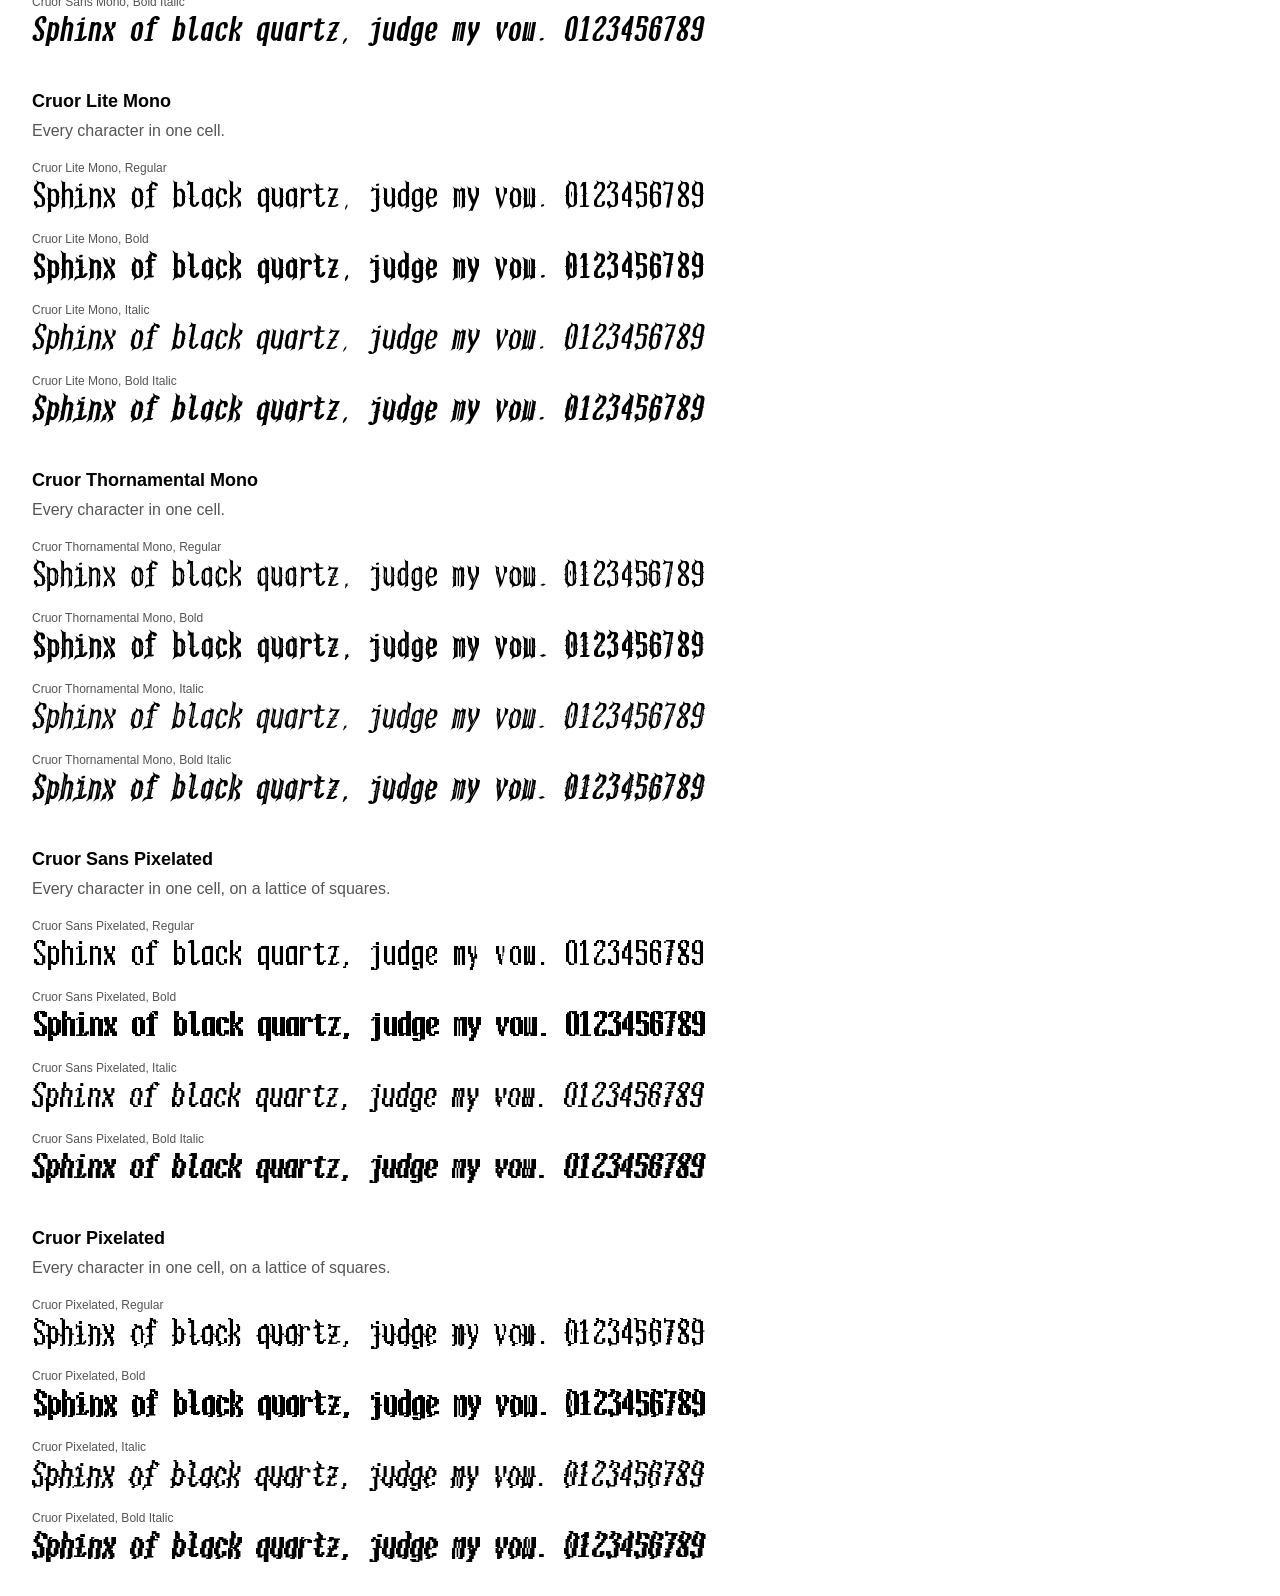
<file: fonts/specimen.html>
<!doctype html>
<html lang="en">
<head>
<meta charset="utf-8">
<meta name="viewport" content="width=device-width, initial-scale=1">
<title>Cruor: every face</title>
<link rel="stylesheet" href="fonts.css">
<style>
  body { margin: 2rem; background: #fff; color: #000; font: 16px/1.5 sans-serif; }
  h1 { font-size: 1.5rem; }
  h2 { margin: 2.5rem 0 0.25rem; font-size: 1.125rem; }
  .kind { margin: 0 0 1rem; color: #555; }
  .face { margin: 0 0 1rem; }
  .label { display: block; font-size: 0.75rem; color: #555; }
  .sample { display: inline-block; font-size: 28px; line-height: 1.3; white-space: nowrap; }
</style>
</head>
<body>
<h1>Cruor: every face</h1>
<p>The eight families of Cruor that the framework holds, each in its four
styles. Every line below asks <a href="fonts.css">fonts.css</a> for one face
by family, weight and style. The fonts are offered under the SIL Open Font
License 1.1; see <a href="OFL.txt">OFL.txt</a>.</p>

<section>
<h2>Cruor Sans Regular</h2>
<p class="kind">Each letter at a width of its own.</p>
<p class="face">
  <span class="label">Cruor Sans Regular, Regular</span>
  <span class="sample" data-file="CruorSansRegular-Regular.woff2" style="font-family: 'Cruor Sans Regular'; font-weight: 400; font-style: normal">Sphinx of black quartz, judge my vow. 0123456789</span>
</p>
<p class="face">
  <span class="label">Cruor Sans Regular, Bold</span>
  <span class="sample" data-file="CruorSansRegular-Bold.woff2" style="font-family: 'Cruor Sans Regular'; font-weight: 700; font-style: normal">Sphinx of black quartz, judge my vow. 0123456789</span>
</p>
<p class="face">
  <span class="label">Cruor Sans Regular, Italic</span>
  <span class="sample" data-file="CruorSansRegular-Italic.woff2" style="font-family: 'Cruor Sans Regular'; font-weight: 400; font-style: italic">Sphinx of black quartz, judge my vow. 0123456789</span>
</p>
<p class="face">
  <span class="label">Cruor Sans Regular, Bold Italic</span>
  <span class="sample" data-file="CruorSansRegular-BoldItalic.woff2" style="font-family: 'Cruor Sans Regular'; font-weight: 700; font-style: italic">Sphinx of black quartz, judge my vow. 0123456789</span>
</p>
</section>

<section>
<h2>Cruor Lite Regular</h2>
<p class="kind">Each letter at a width of its own.</p>
<p class="face">
  <span class="label">Cruor Lite Regular, Regular</span>
  <span class="sample" data-file="CruorLiteRegular-Regular.woff2" style="font-family: 'Cruor Lite Regular'; font-weight: 400; font-style: normal">Sphinx of black quartz, judge my vow. 0123456789</span>
</p>
<p class="face">
  <span class="label">Cruor Lite Regular, Bold</span>
  <span class="sample" data-file="CruorLiteRegular-Bold.woff2" style="font-family: 'Cruor Lite Regular'; font-weight: 700; font-style: normal">Sphinx of black quartz, judge my vow. 0123456789</span>
</p>
<p class="face">
  <span class="label">Cruor Lite Regular, Italic</span>
  <span class="sample" data-file="CruorLiteRegular-Italic.woff2" style="font-family: 'Cruor Lite Regular'; font-weight: 400; font-style: italic">Sphinx of black quartz, judge my vow. 0123456789</span>
</p>
<p class="face">
  <span class="label">Cruor Lite Regular, Bold Italic</span>
  <span class="sample" data-file="CruorLiteRegular-BoldItalic.woff2" style="font-family: 'Cruor Lite Regular'; font-weight: 700; font-style: italic">Sphinx of black quartz, judge my vow. 0123456789</span>
</p>
</section>

<section>
<h2>Cruor Thornamental Regular</h2>
<p class="kind">Each letter at a width of its own.</p>
<p class="face">
  <span class="label">Cruor Thornamental Regular, Regular</span>
  <span class="sample" data-file="CruorThornamentalRegular-Regular.woff2" style="font-family: 'Cruor Thornamental Regular'; font-weight: 400; font-style: normal">Sphinx of black quartz, judge my vow. 0123456789</span>
</p>
<p class="face">
  <span class="label">Cruor Thornamental Regular, Bold</span>
  <span class="sample" data-file="CruorThornamentalRegular-Bold.woff2" style="font-family: 'Cruor Thornamental Regular'; font-weight: 700; font-style: normal">Sphinx of black quartz, judge my vow. 0123456789</span>
</p>
<p class="face">
  <span class="label">Cruor Thornamental Regular, Italic</span>
  <span class="sample" data-file="CruorThornamentalRegular-Italic.woff2" style="font-family: 'Cruor Thornamental Regular'; font-weight: 400; font-style: italic">Sphinx of black quartz, judge my vow. 0123456789</span>
</p>
<p class="face">
  <span class="label">Cruor Thornamental Regular, Bold Italic</span>
  <span class="sample" data-file="CruorThornamentalRegular-BoldItalic.woff2" style="font-family: 'Cruor Thornamental Regular'; font-weight: 700; font-style: italic">Sphinx of black quartz, judge my vow. 0123456789</span>
</p>
</section>

<section>
<h2>Cruor Sans Mono</h2>
<p class="kind">Every character in one cell.</p>
<p class="face">
  <span class="label">Cruor Sans Mono, Regular</span>
  <span class="sample" data-file="CruorSansMono-Regular.woff2" style="font-family: 'Cruor Sans Mono'; font-weight: 400; font-style: normal">Sphinx of black quartz, judge my vow. 0123456789</span>
</p>
<p class="face">
  <span class="label">Cruor Sans Mono, Bold</span>
  <span class="sample" data-file="CruorSansMono-Bold.woff2" style="font-family: 'Cruor Sans Mono'; font-weight: 700; font-style: normal">Sphinx of black quartz, judge my vow. 0123456789</span>
</p>
<p class="face">
  <span class="label">Cruor Sans Mono, Italic</span>
  <span class="sample" data-file="CruorSansMono-Italic.woff2" style="font-family: 'Cruor Sans Mono'; font-weight: 400; font-style: italic">Sphinx of black quartz, judge my vow. 0123456789</span>
</p>
<p class="face">
  <span class="label">Cruor Sans Mono, Bold Italic</span>
  <span class="sample" data-file="CruorSansMono-BoldItalic.woff2" style="font-family: 'Cruor Sans Mono'; font-weight: 700; font-style: italic">Sphinx of black quartz, judge my vow. 0123456789</span>
</p>
</section>

<section>
<h2>Cruor Lite Mono</h2>
<p class="kind">Every character in one cell.</p>
<p class="face">
  <span class="label">Cruor Lite Mono, Regular</span>
  <span class="sample" data-file="CruorLiteMono-Regular.woff2" style="font-family: 'Cruor Lite Mono'; font-weight: 400; font-style: normal">Sphinx of black quartz, judge my vow. 0123456789</span>
</p>
<p class="face">
  <span class="label">Cruor Lite Mono, Bold</span>
  <span class="sample" data-file="CruorLiteMono-Bold.woff2" style="font-family: 'Cruor Lite Mono'; font-weight: 700; font-style: normal">Sphinx of black quartz, judge my vow. 0123456789</span>
</p>
<p class="face">
  <span class="label">Cruor Lite Mono, Italic</span>
  <span class="sample" data-file="CruorLiteMono-Italic.woff2" style="font-family: 'Cruor Lite Mono'; font-weight: 400; font-style: italic">Sphinx of black quartz, judge my vow. 0123456789</span>
</p>
<p class="face">
  <span class="label">Cruor Lite Mono, Bold Italic</span>
  <span class="sample" data-file="CruorLiteMono-BoldItalic.woff2" style="font-family: 'Cruor Lite Mono'; font-weight: 700; font-style: italic">Sphinx of black quartz, judge my vow. 0123456789</span>
</p>
</section>

<section>
<h2>Cruor Thornamental Mono</h2>
<p class="kind">Every character in one cell.</p>
<p class="face">
  <span class="label">Cruor Thornamental Mono, Regular</span>
  <span class="sample" data-file="CruorThornamentalMono-Regular.woff2" style="font-family: 'Cruor Thornamental Mono'; font-weight: 400; font-style: normal">Sphinx of black quartz, judge my vow. 0123456789</span>
</p>
<p class="face">
  <span class="label">Cruor Thornamental Mono, Bold</span>
  <span class="sample" data-file="CruorThornamentalMono-Bold.woff2" style="font-family: 'Cruor Thornamental Mono'; font-weight: 700; font-style: normal">Sphinx of black quartz, judge my vow. 0123456789</span>
</p>
<p class="face">
  <span class="label">Cruor Thornamental Mono, Italic</span>
  <span class="sample" data-file="CruorThornamentalMono-Italic.woff2" style="font-family: 'Cruor Thornamental Mono'; font-weight: 400; font-style: italic">Sphinx of black quartz, judge my vow. 0123456789</span>
</p>
<p class="face">
  <span class="label">Cruor Thornamental Mono, Bold Italic</span>
  <span class="sample" data-file="CruorThornamentalMono-BoldItalic.woff2" style="font-family: 'Cruor Thornamental Mono'; font-weight: 700; font-style: italic">Sphinx of black quartz, judge my vow. 0123456789</span>
</p>
</section>

<section>
<h2>Cruor Sans Pixelated</h2>
<p class="kind">Every character in one cell, on a lattice of squares.</p>
<p class="face">
  <span class="label">Cruor Sans Pixelated, Regular</span>
  <span class="sample" data-file="CruorSansPixelated-Regular.woff2" style="font-family: 'Cruor Sans Pixelated'; font-weight: 400; font-style: normal">Sphinx of black quartz, judge my vow. 0123456789</span>
</p>
<p class="face">
  <span class="label">Cruor Sans Pixelated, Bold</span>
  <span class="sample" data-file="CruorSansPixelated-Bold.woff2" style="font-family: 'Cruor Sans Pixelated'; font-weight: 700; font-style: normal">Sphinx of black quartz, judge my vow. 0123456789</span>
</p>
<p class="face">
  <span class="label">Cruor Sans Pixelated, Italic</span>
  <span class="sample" data-file="CruorSansPixelated-Italic.woff2" style="font-family: 'Cruor Sans Pixelated'; font-weight: 400; font-style: italic">Sphinx of black quartz, judge my vow. 0123456789</span>
</p>
<p class="face">
  <span class="label">Cruor Sans Pixelated, Bold Italic</span>
  <span class="sample" data-file="CruorSansPixelated-BoldItalic.woff2" style="font-family: 'Cruor Sans Pixelated'; font-weight: 700; font-style: italic">Sphinx of black quartz, judge my vow. 0123456789</span>
</p>
</section>

<section>
<h2>Cruor Pixelated</h2>
<p class="kind">Every character in one cell, on a lattice of squares.</p>
<p class="face">
  <span class="label">Cruor Pixelated, Regular</span>
  <span class="sample" data-file="CruorPixelated-Regular.woff2" style="font-family: 'Cruor Pixelated'; font-weight: 400; font-style: normal">Sphinx of black quartz, judge my vow. 0123456789</span>
</p>
<p class="face">
  <span class="label">Cruor Pixelated, Bold</span>
  <span class="sample" data-file="CruorPixelated-Bold.woff2" style="font-family: 'Cruor Pixelated'; font-weight: 700; font-style: normal">Sphinx of black quartz, judge my vow. 0123456789</span>
</p>
<p class="face">
  <span class="label">Cruor Pixelated, Italic</span>
  <span class="sample" data-file="CruorPixelated-Italic.woff2" style="font-family: 'Cruor Pixelated'; font-weight: 400; font-style: italic">Sphinx of black quartz, judge my vow. 0123456789</span>
</p>
<p class="face">
  <span class="label">Cruor Pixelated, Bold Italic</span>
  <span class="sample" data-file="CruorPixelated-BoldItalic.woff2" style="font-family: 'Cruor Pixelated'; font-weight: 700; font-style: italic">Sphinx of black quartz, judge my vow. 0123456789</span>
</p>
</section>

</body>
</html>
</file>
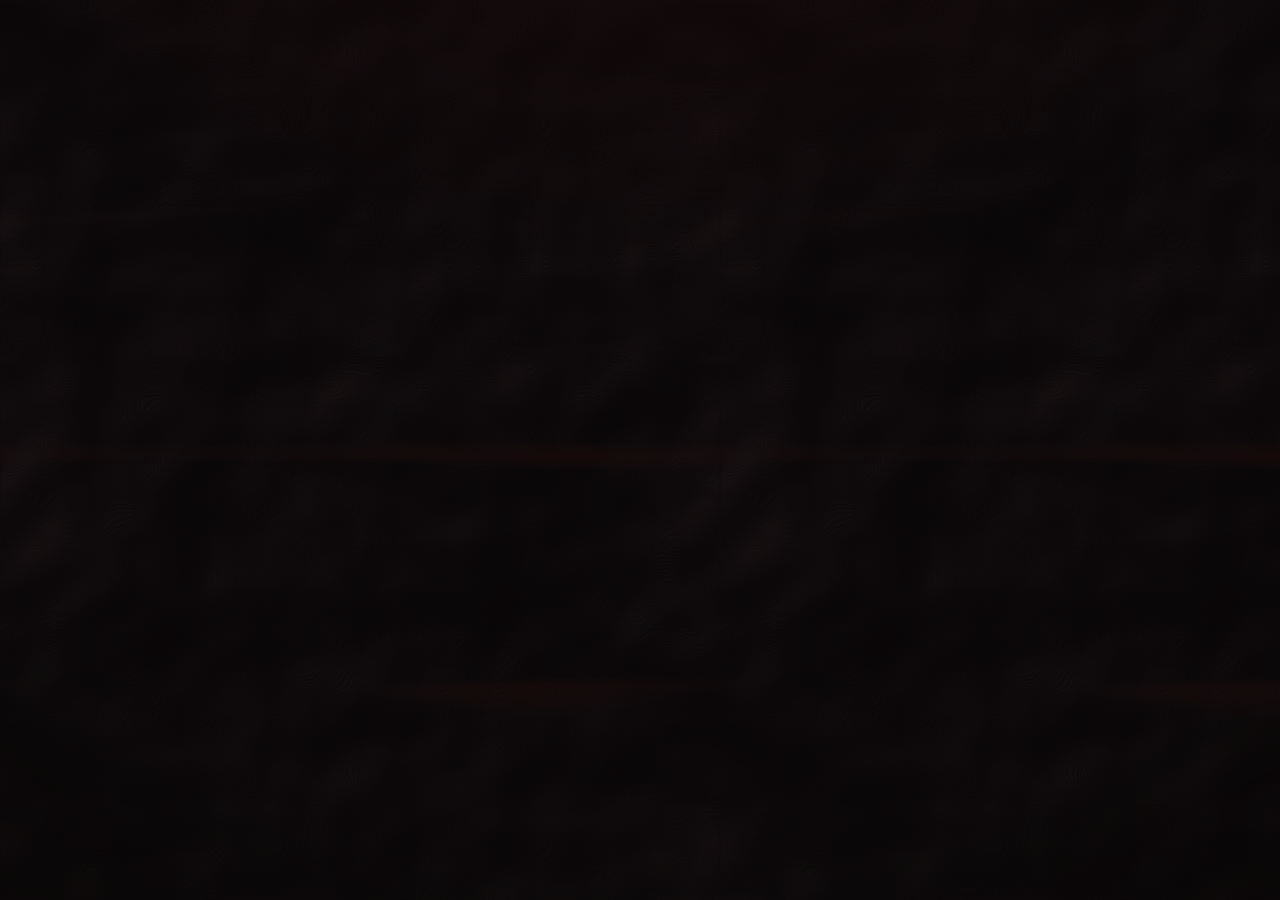
<file: tests/pages/bare.html>
<!doctype html>
<html lang="en">
<head>
<meta charset="utf-8">
<meta name="viewport" content="width=device-width, initial-scale=1">
<title>The look's ground, and nothing on it</title>
<link rel="stylesheet" href="../../fonts/fonts.css">
<link rel="stylesheet" href="../../look/tokens.css">
<link rel="stylesheet" href="../../look/cruentous-atonement.css">
<style>
  html, body { margin: 0; }
</style>
</head>
<body class="cruentous-atonement">
</body>
</html>
</file>
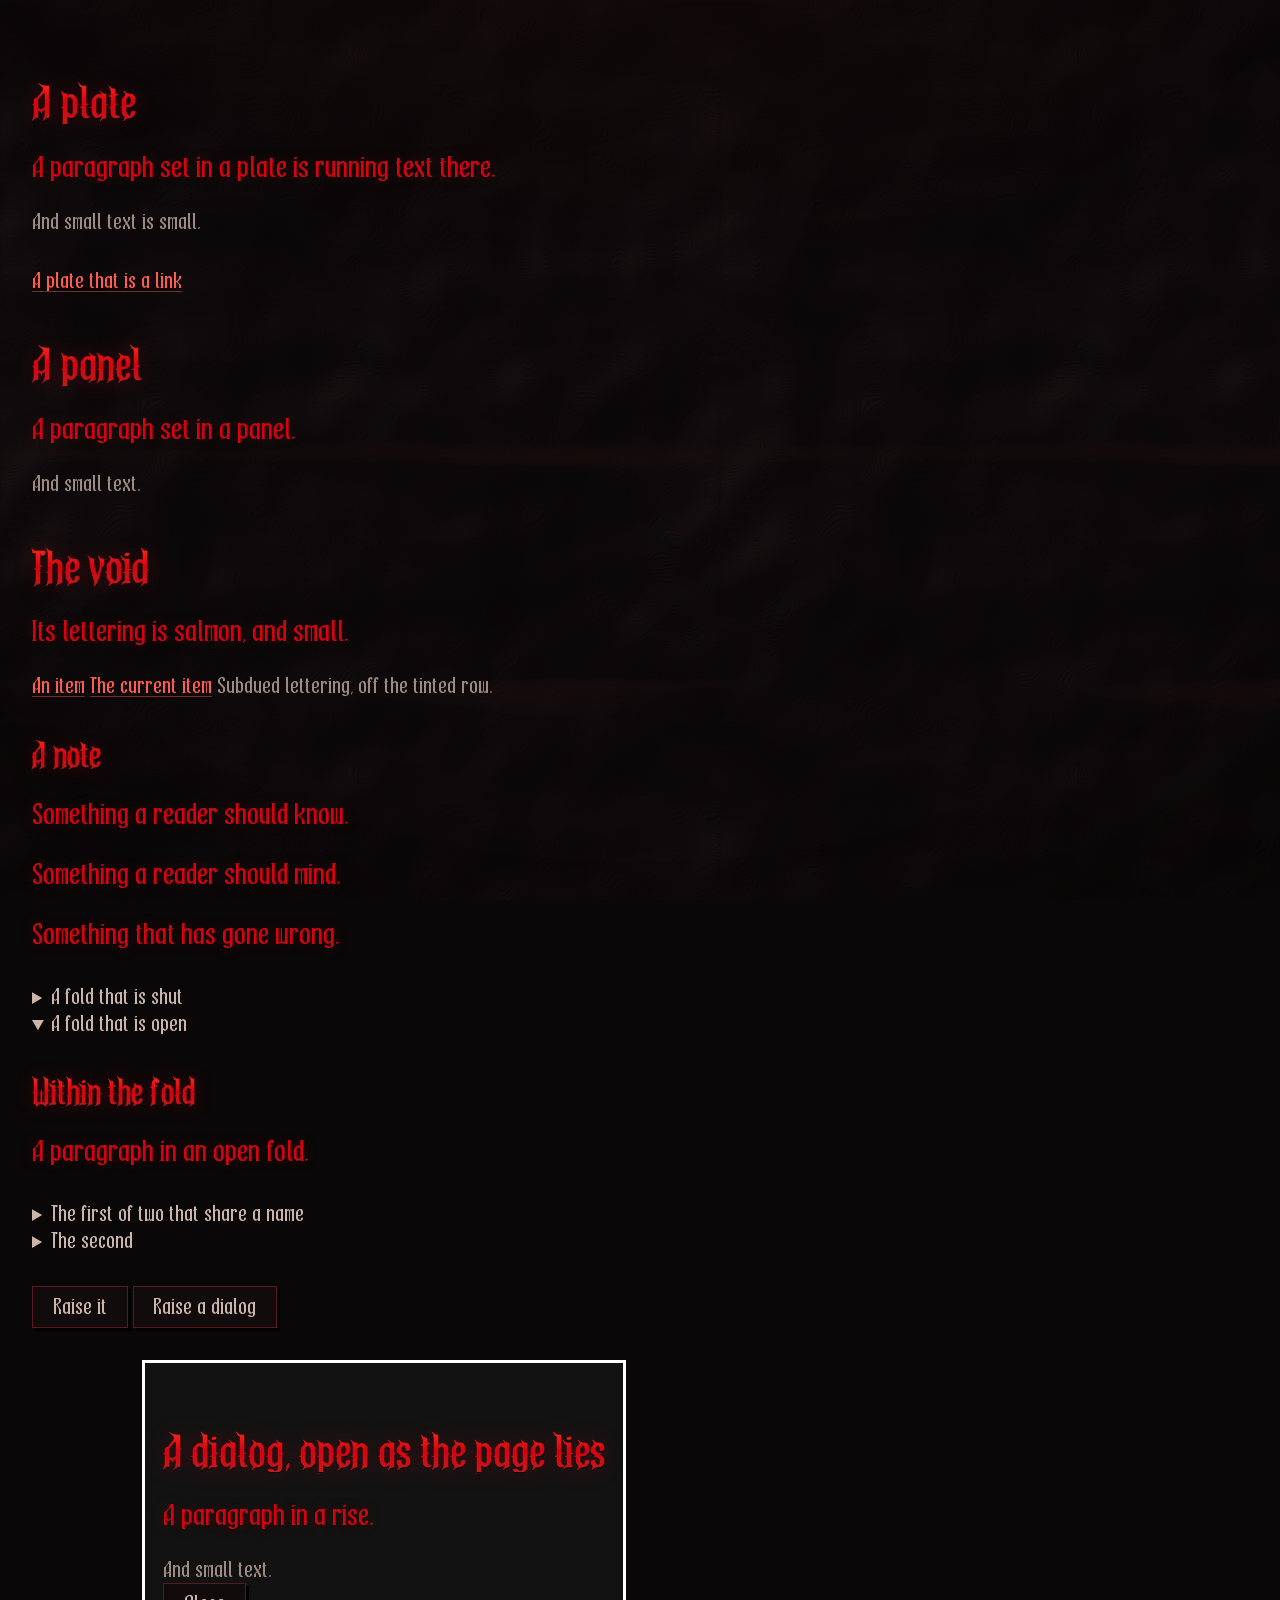
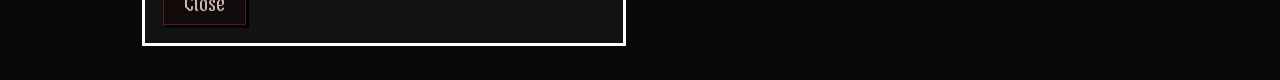
<file: tests/pages/containers.html>
<!doctype html>
<html lang="en">
<head>
<meta charset="utf-8">
<meta name="viewport" content="width=device-width, initial-scale=1">
<title>The furniture: containers</title>
<link rel="stylesheet" href="../../fonts/fonts.css">
<link rel="stylesheet" href="../../look/tokens.css">
<link rel="stylesheet" href="../../look/cruentous-atonement.css">
<link rel="stylesheet" href="../../look/furniture.css">
<style>
  body { margin: 0; padding: 2rem; }
  .row { margin: 0 0 2rem; max-width: 44rem; }
  .stage { position: relative; height: 16rem; }
</style>
</head>
<body class="cruentous-atonement">

<div class="row">
  <div class="cruor-plate" id="plate">
    <h2 id="plate-heading">A plate</h2>
    <p id="plate-text">A paragraph set in a plate is running text there.</p>
    <small id="plate-small">And small text is small.</small>
  </div>
</div>

<div class="row">
  <a class="cruor-plate" id="plate-link" href="#plate">
    <span id="plate-link-title">A plate that is a link</span>
  </a>
</div>

<div class="row">
  <div class="cruor-panel" id="panel">
    <h2 id="panel-heading">A panel</h2>
    <p id="panel-text">A paragraph set in a panel.</p>
    <small id="panel-small">And small text.</small>
  </div>
</div>

<div class="row">
  <nav class="cruor-void" id="void" aria-label="The void">
    <h2 id="void-heading">The void</h2>
    <p id="void-text">Its lettering is salmon, and small.</p>
    <a id="void-item" href="#void">An item</a>
    <a id="void-row" href="#void" aria-current="page">The current item</a>
    <small id="void-subdued">Subdued lettering, off the tinted row.</small>
  </nav>
</div>

<div class="row">
  <div class="cruor-notice" id="notice-note" data-kind="note">
    <h3 id="notice-heading">A note</h3>
    <p id="notice-note-text">Something a reader should know.</p>
  </div>
  <div class="cruor-notice" id="notice-warning" data-kind="warning">
    <p id="notice-warning-text">Something a reader should mind.</p>
  </div>
  <div class="cruor-notice" id="notice-fault" data-kind="fault">
    <p id="notice-fault-text">Something that has gone wrong.</p>
  </div>
</div>

<div class="row">
  <details class="cruor-fold" id="fold">
    <summary id="fold-summary">A fold that is shut</summary>
    <p id="fold-text">What was folded away.</p>
  </details>
  <details class="cruor-fold" id="fold-open" open>
    <summary id="fold-open-summary">A fold that is open</summary>
    <h3 id="fold-heading">Within the fold</h3>
    <p id="fold-open-text">A paragraph in an open fold.</p>
  </details>
</div>

<div class="row">
  <details class="cruor-fold" id="fold-a" name="rites">
    <summary id="fold-a-summary">The first of two that share a name</summary>
    <p>Opening the other shuts this.</p>
  </details>
  <details class="cruor-fold" id="fold-b" name="rites">
    <summary id="fold-b-summary">The second</summary>
    <p>Opening the other shuts this.</p>
  </details>
</div>

<div class="row">
  <button type="button" class="cruor-button" id="raise" popovertarget="rise">Raise it</button>
  <div class="cruor-rise" id="rise" popover>
    <p id="rise-text">Something that comes up over the page.</p>
    <small id="rise-small">Escape sends it away.</small>
  </div>

  <button type="button" class="cruor-button" id="raise-dialog"
    commandfor="dialog" command="show-modal">Raise a dialog</button>
  <dialog class="cruor-rise" id="dialog" aria-labelledby="dialog-heading">
    <h2 id="dialog-heading">A dialog</h2>
    <p id="dialog-text">The page behind it waits.</p>
    <button type="button" class="cruor-button" id="dialog-close"
      commandfor="dialog" command="close">Close</button>
  </dialog>
</div>

<div class="row stage">
  <dialog class="cruor-rise" id="rise-open" open aria-labelledby="rise-open-heading">
    <h2 id="rise-open-heading">A dialog, open as the page lies</h2>
    <p id="rise-open-text">A paragraph in a rise.</p>
    <small id="rise-open-small">And small text.</small>
    <form method="dialog">
      <button class="cruor-button" id="rise-open-close">Close</button>
    </form>
  </dialog>
</div>

</body>
</html>
</file>
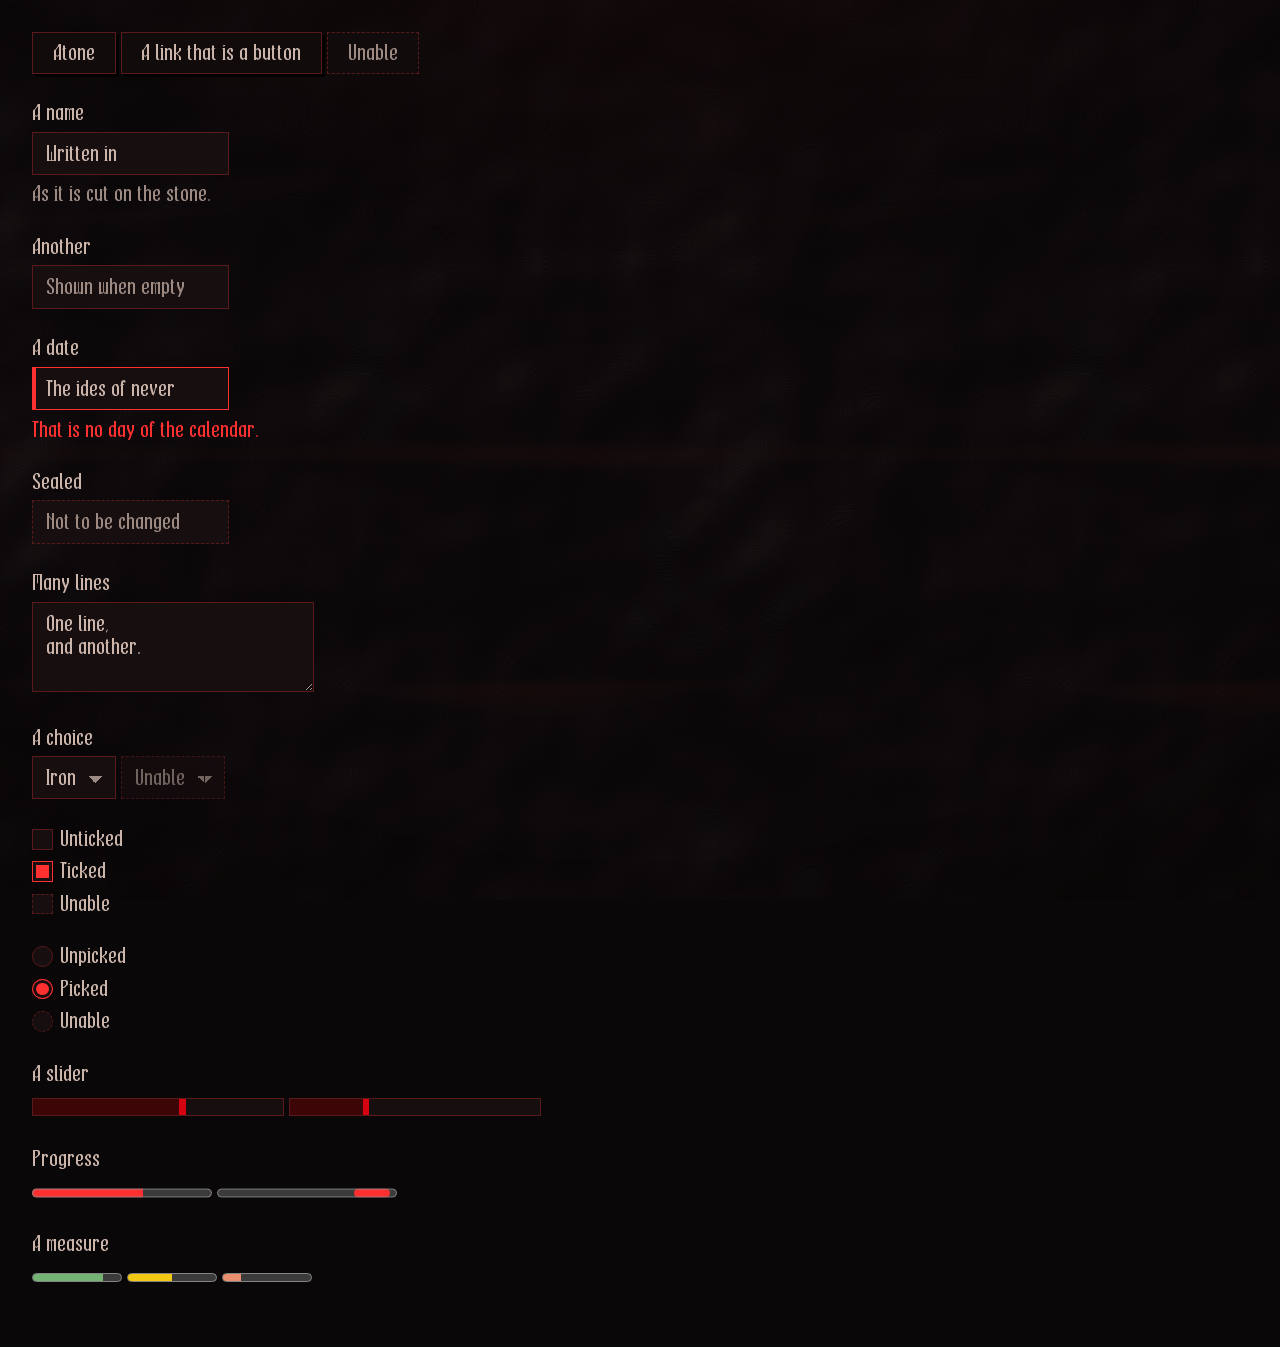
<file: tests/pages/controls.html>
<!doctype html>
<html lang="en">
<head>
<meta charset="utf-8">
<meta name="viewport" content="width=device-width, initial-scale=1">
<title>The furniture: controls</title>
<link rel="stylesheet" href="../../fonts/fonts.css">
<link rel="stylesheet" href="../../look/tokens.css">
<link rel="stylesheet" href="../../look/cruentous-atonement.css">
<link rel="stylesheet" href="../../look/furniture.css">
<style>
  body { margin: 0; padding: 2rem; }
  .row { margin: 0 0 1.6rem; }
</style>
</head>
<body class="cruentous-atonement">

<form action="#" method="get">

<div class="row">
  <button type="button" class="cruor-button" id="button">Atone</button>
  <a class="cruor-button" id="button-link" href="#button">A link that is a button</a>
  <button type="button" class="cruor-button" id="button-unable" disabled>Unable</button>
</div>

<div class="row">
  <label class="cruor-label" id="label" for="field">A name</label>
  <input class="cruor-field" id="field" type="text" value="Written in">
  <span class="cruor-hint" id="hint">As it is cut on the stone.</span>
</div>

<div class="row">
  <label class="cruor-label" for="field-empty">Another</label>
  <input class="cruor-field" id="field-empty" type="text" placeholder="Shown when empty">
</div>

<div class="row">
  <label class="cruor-label" for="field-faulty">A date</label>
  <input class="cruor-field" id="field-faulty" type="text" value="The ides of never"
    aria-invalid="true" aria-describedby="fault">
  <span class="cruor-fault" id="fault">That is no day of the calendar.</span>
</div>

<div class="row">
  <label class="cruor-label" for="field-unable">Sealed</label>
  <input class="cruor-field" id="field-unable" type="text" value="Not to be changed" disabled>
</div>

<div class="row">
  <label class="cruor-label" for="lines">Many lines</label>
  <textarea class="cruor-field" id="lines" rows="3" cols="30">One line,
and another.</textarea>
</div>

<div class="row">
  <label class="cruor-label" for="choice">A choice</label>
  <select class="cruor-choice" id="choice">
    <option>Iron</option>
    <option>Salt</option>
    <option>Ash</option>
  </select>
  <select class="cruor-choice" id="choice-unable" disabled aria-label="A choice that cannot be made">
    <option>Unable</option>
  </select>
</div>

<div class="row">
  <label class="cruor-label" for="tick"><input class="cruor-tick" id="tick" type="checkbox">Unticked</label>
  <label class="cruor-label" for="tick-ticked"><input class="cruor-tick" id="tick-ticked" type="checkbox" checked>Ticked</label>
  <label class="cruor-label" for="tick-unable"><input class="cruor-tick" id="tick-unable" type="checkbox" disabled>Unable</label>
</div>

<div class="row">
  <label class="cruor-label" for="radio"><input class="cruor-radio" id="radio" type="radio" name="rite">Unpicked</label>
  <label class="cruor-label" for="radio-picked"><input class="cruor-radio" id="radio-picked" type="radio" name="rite" checked>Picked</label>
  <label class="cruor-label" for="radio-unable"><input class="cruor-radio" id="radio-unable" type="radio" name="sealed" disabled>Unable</label>
</div>

<div class="row">
  <label class="cruor-label" for="slider">A slider</label>
  <input class="cruor-slider" id="slider" type="range" min="0" max="10" value="6">
  <input class="cruor-slider" id="slider-unable" type="range" min="0" max="10" value="3" disabled
    aria-label="A slider that cannot be moved">
</div>

<div class="row">
  <label class="cruor-label" for="progress">Progress</label>
  <progress class="cruor-progress" id="progress" max="100" value="62">62 of 100</progress>
  <progress class="cruor-progress" id="progress-unmeasured" aria-label="Progress with no measure yet"></progress>
</div>

<div class="row">
  <label class="cruor-label" for="measure-high">A measure</label>
  <meter class="cruor-measure" id="measure-high" min="0" max="10" low="3" high="7" optimum="9" value="8">8 of 10</meter>
  <meter class="cruor-measure" id="measure-middling" min="0" max="10" low="3" high="7" optimum="9" value="5"
    aria-label="A middling measure">5 of 10</meter>
  <meter class="cruor-measure" id="measure-low" min="0" max="10" low="3" high="7" optimum="9" value="2"
    aria-label="A low measure">2 of 10</meter>
</div>

</form>

</body>
</html>
</file>
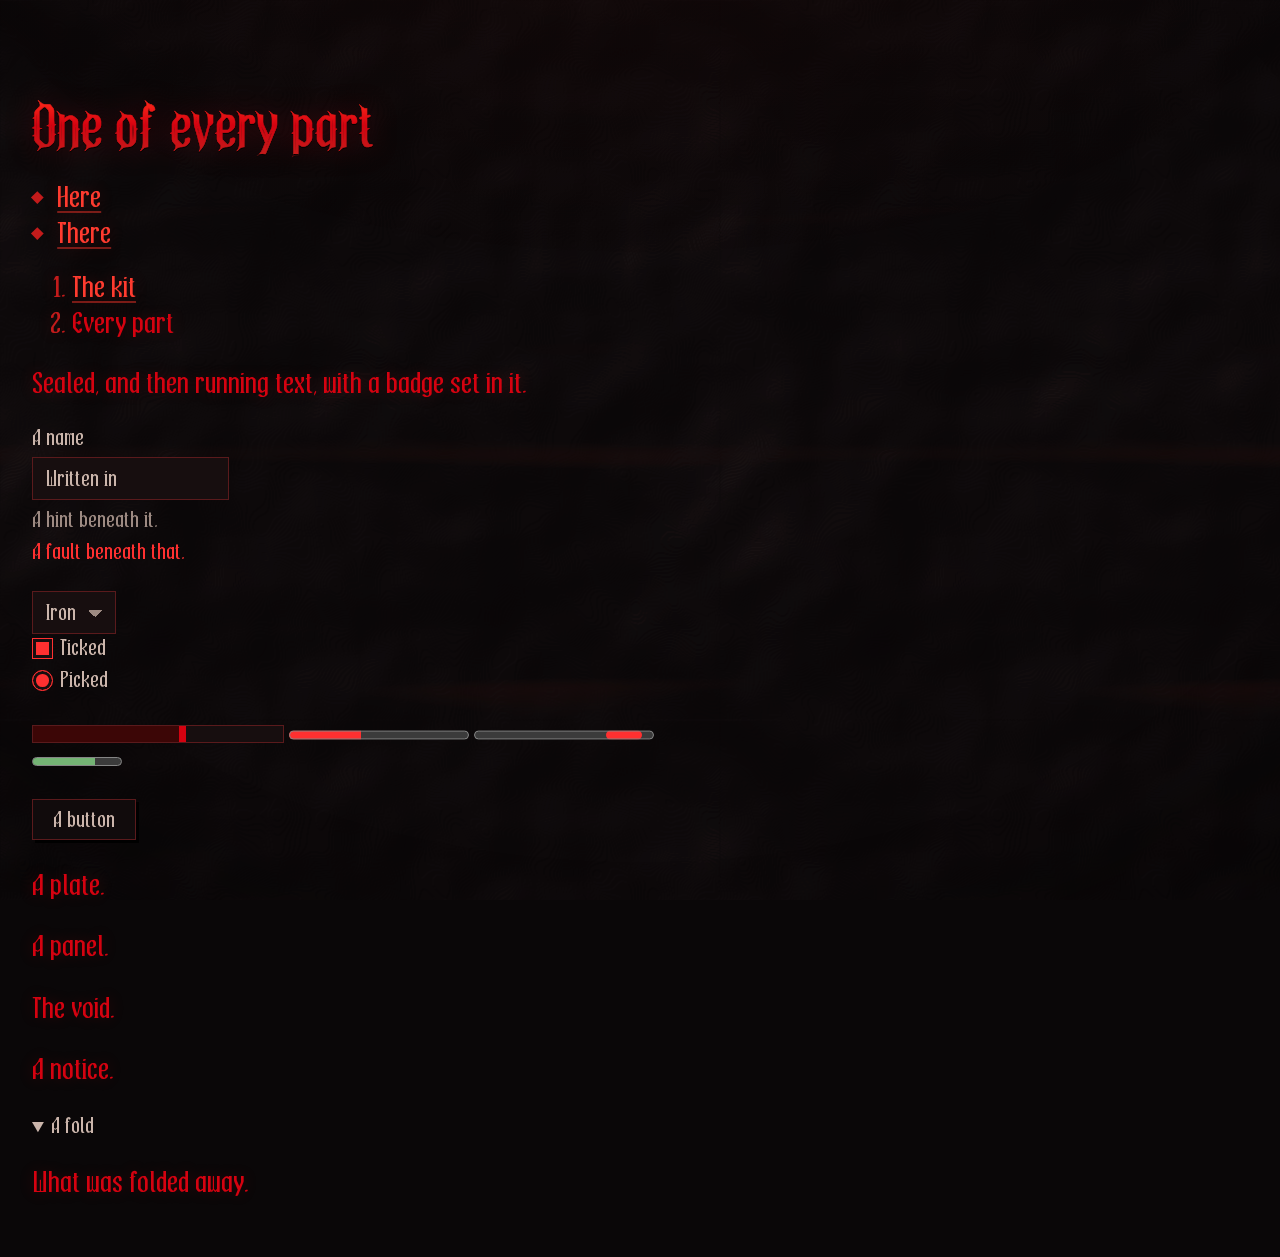
<file: tests/pages/every-part.html>
<!doctype html>
<html lang="en">
<head>
<meta charset="utf-8">
<meta name="viewport" content="width=device-width, initial-scale=1">
<title>The furniture: one of every part</title>
<link rel="stylesheet" href="../../fonts/fonts.css">
<link rel="stylesheet" href="../../look/tokens.css">
<link rel="stylesheet" href="../../look/cruentous-atonement.css">
<link rel="stylesheet" href="../../look/furniture.css">
<style>
  body { margin: 0; padding: 2rem; }
  .row { margin: 0 0 1.6rem; max-width: 44rem; }
</style>
</head>
<body class="cruentous-atonement">

<header class="cruor-masthead">
  <h1>One of every part</h1>
  <nav aria-label="The page's parts">
    <ul class="cruor-links">
      <li><a href="#top" aria-current="page">Here</a></li>
      <li><a href="#there">There</a></li>
    </ul>
  </nav>
</header>

<nav aria-label="Where this page lies">
  <ol class="cruor-trail">
    <li><a href="#top">The kit</a></li>
    <li><span aria-current="page">Every part</span></li>
  </ol>
</nav>

<p class="cruor-seal">Sealed, and then running text, with
<span class="cruor-badge">a badge</span> set in it.</p>

<div class="cruor-sigil" role="separator"></div>

<form action="#" method="get">
  <div class="row">
    <label class="cruor-label" for="name">A name</label>
    <input class="cruor-field" id="name" type="text" value="Written in">
    <span class="cruor-hint">A hint beneath it.</span>
    <span class="cruor-fault">A fault beneath that.</span>
  </div>
  <div class="row">
    <select class="cruor-choice" aria-label="A choice"><option>Iron</option></select>
    <label class="cruor-label"><input class="cruor-tick" type="checkbox" checked>Ticked</label>
    <label class="cruor-label"><input class="cruor-radio" type="radio" name="one" checked>Picked</label>
  </div>
  <div class="row">
    <input class="cruor-slider" type="range" value="60" aria-label="A slider">
    <progress class="cruor-progress" value="40" max="100">40 of 100</progress>
    <progress class="cruor-progress" aria-label="Progress with no measure yet"></progress>
    <meter class="cruor-measure" min="0" max="10" value="7">7 of 10</meter>
  </div>
  <div class="row">
    <button type="button" class="cruor-button" popovertarget="risen">A button</button>
  </div>
</form>

<div class="cruor-rise" id="risen" popover>
  <p>Something that comes up over the page.</p>
</div>

<div class="cruor-hairline" role="separator"></div>

<div class="row">
  <div class="cruor-plate"><p>A plate.</p></div>
</div>
<div class="row">
  <div class="cruor-panel"><p>A panel.</p></div>
</div>
<div class="row">
  <div class="cruor-void"><p>The void.</p></div>
</div>
<div class="row">
  <div class="cruor-notice" data-kind="note"><p>A notice.</p></div>
</div>
<div class="row">
  <details class="cruor-fold" open>
    <summary>A fold</summary>
    <p>What was folded away.</p>
  </details>
</div>

<div class="row">
  <span class="cruor-loader" role="status" aria-label="Waiting"></span>
</div>

</body>
</html>
</file>
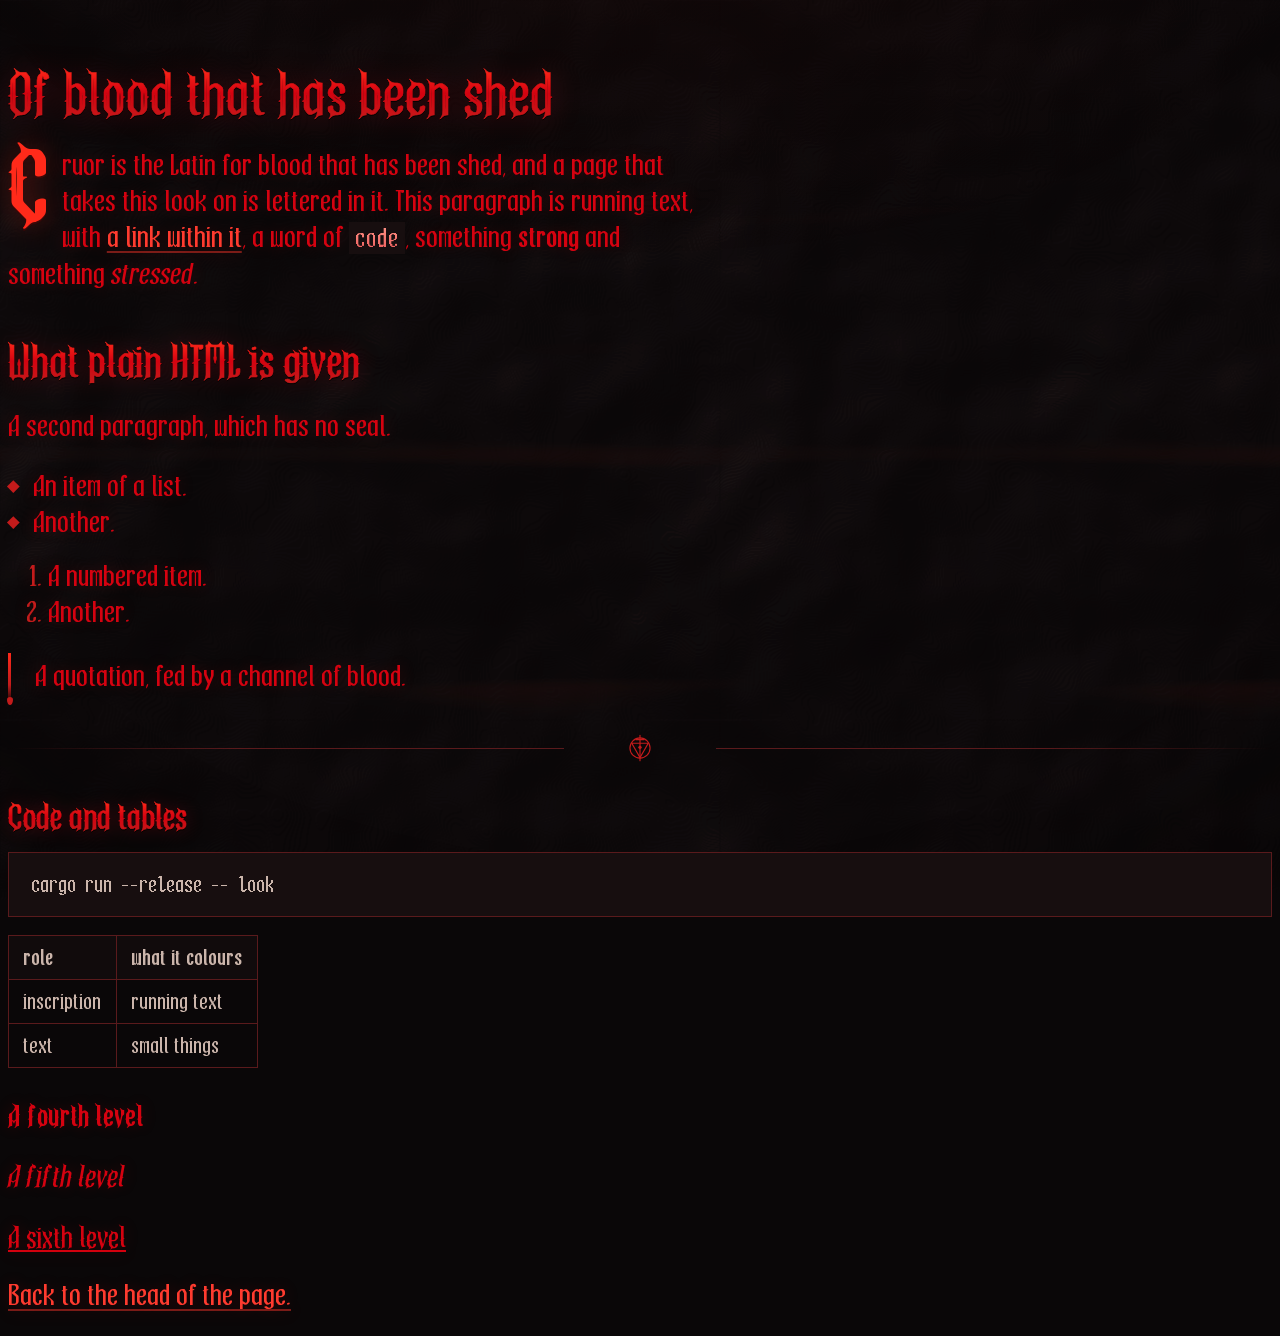
<file: tests/pages/plain.html>
<!doctype html>
<html lang="en">
<head>
<meta charset="utf-8">
<meta name="viewport" content="width=device-width, initial-scale=1">
<title>Plain HTML, dressed in the look</title>
<link rel="stylesheet" href="../../fonts/fonts.css">
<link rel="stylesheet" href="../../look/tokens.css">
<link rel="stylesheet" href="../../look/cruentous-atonement.css">
</head>
<body class="cruentous-atonement">

<h1 id="h1">Of blood that has been shed</h1>

<p id="first">Cruor is the Latin for blood that has been shed, and a page that
takes this look on is lettered in it. This paragraph is running text, with
<a id="link" href="#h2">a link within it</a>, a word of <code id="chip">code</code>,
something <strong>strong</strong> and something <em>stressed</em>.</p>

<h2 id="h2">What plain HTML is given</h2>

<p id="second">A second paragraph, which has no seal.</p>

<ul id="list">
  <li id="item">An item of a list.</li>
  <li>Another.</li>
</ul>

<ol>
  <li>A numbered item.</li>
  <li>Another.</li>
</ol>

<blockquote id="quotation">A quotation, fed by a channel of blood.</blockquote>

<hr id="rule">

<h3 id="h3">Code and tables</h3>

<pre id="block"><code>cargo run --release -- look</code></pre>

<table id="table">
  <thead>
    <tr><th id="th">role</th><th>what it colours</th></tr>
  </thead>
  <tbody>
    <tr><td id="td">inscription</td><td>running text</td></tr>
    <tr><td>text</td><td>small things</td></tr>
  </tbody>
</table>

<h4 id="h4">A fourth level</h4>
<h5 id="h5">A fifth level</h5>
<h6 id="h6">A sixth level</h6>

<p><a id="plain-link" href="#h1">Back to the head of the page.</a></p>

</body>
</html>
</file>
<file: fonts/fonts.css>
/*
 * The faces of Cruor: each family under its own name, in four styles.
 *
 * This file is offered under MIT OR Apache-2.0. The fonts it names are
 * offered under the SIL Open Font License 1.1; see OFL.txt beside it.
 *
 * It is made by the framework's tool from families.toml. Change the
 * list and run `css`; do not change this file by hand.
 */

/* Cruor Sans Regular: each letter at a width of its own */
@font-face {
  font-family: "Cruor Sans Regular";
  font-style: normal;
  font-weight: 400;
  font-display: swap;
  src: url("CruorSansRegular-Regular.woff2") format("woff2");
}
@font-face {
  font-family: "Cruor Sans Regular";
  font-style: normal;
  font-weight: 700;
  font-display: swap;
  src: url("CruorSansRegular-Bold.woff2") format("woff2");
}
@font-face {
  font-family: "Cruor Sans Regular";
  font-style: italic;
  font-weight: 400;
  font-display: swap;
  src: url("CruorSansRegular-Italic.woff2") format("woff2");
}
@font-face {
  font-family: "Cruor Sans Regular";
  font-style: italic;
  font-weight: 700;
  font-display: swap;
  src: url("CruorSansRegular-BoldItalic.woff2") format("woff2");
}

/* Cruor Lite Regular: each letter at a width of its own */
@font-face {
  font-family: "Cruor Lite Regular";
  font-style: normal;
  font-weight: 400;
  font-display: swap;
  src: url("CruorLiteRegular-Regular.woff2") format("woff2");
}
@font-face {
  font-family: "Cruor Lite Regular";
  font-style: normal;
  font-weight: 700;
  font-display: swap;
  src: url("CruorLiteRegular-Bold.woff2") format("woff2");
}
@font-face {
  font-family: "Cruor Lite Regular";
  font-style: italic;
  font-weight: 400;
  font-display: swap;
  src: url("CruorLiteRegular-Italic.woff2") format("woff2");
}
@font-face {
  font-family: "Cruor Lite Regular";
  font-style: italic;
  font-weight: 700;
  font-display: swap;
  src: url("CruorLiteRegular-BoldItalic.woff2") format("woff2");
}

/* Cruor Thornamental Regular: each letter at a width of its own */
@font-face {
  font-family: "Cruor Thornamental Regular";
  font-style: normal;
  font-weight: 400;
  font-display: swap;
  src: url("CruorThornamentalRegular-Regular.woff2") format("woff2");
}
@font-face {
  font-family: "Cruor Thornamental Regular";
  font-style: normal;
  font-weight: 700;
  font-display: swap;
  src: url("CruorThornamentalRegular-Bold.woff2") format("woff2");
}
@font-face {
  font-family: "Cruor Thornamental Regular";
  font-style: italic;
  font-weight: 400;
  font-display: swap;
  src: url("CruorThornamentalRegular-Italic.woff2") format("woff2");
}
@font-face {
  font-family: "Cruor Thornamental Regular";
  font-style: italic;
  font-weight: 700;
  font-display: swap;
  src: url("CruorThornamentalRegular-BoldItalic.woff2") format("woff2");
}

/* Cruor Sans Mono: every character in one cell */
@font-face {
  font-family: "Cruor Sans Mono";
  font-style: normal;
  font-weight: 400;
  font-display: swap;
  src: url("CruorSansMono-Regular.woff2") format("woff2");
}
@font-face {
  font-family: "Cruor Sans Mono";
  font-style: normal;
  font-weight: 700;
  font-display: swap;
  src: url("CruorSansMono-Bold.woff2") format("woff2");
}
@font-face {
  font-family: "Cruor Sans Mono";
  font-style: italic;
  font-weight: 400;
  font-display: swap;
  src: url("CruorSansMono-Italic.woff2") format("woff2");
}
@font-face {
  font-family: "Cruor Sans Mono";
  font-style: italic;
  font-weight: 700;
  font-display: swap;
  src: url("CruorSansMono-BoldItalic.woff2") format("woff2");
}

/* Cruor Lite Mono: every character in one cell */
@font-face {
  font-family: "Cruor Lite Mono";
  font-style: normal;
  font-weight: 400;
  font-display: swap;
  src: url("CruorLiteMono-Regular.woff2") format("woff2");
}
@font-face {
  font-family: "Cruor Lite Mono";
  font-style: normal;
  font-weight: 700;
  font-display: swap;
  src: url("CruorLiteMono-Bold.woff2") format("woff2");
}
@font-face {
  font-family: "Cruor Lite Mono";
  font-style: italic;
  font-weight: 400;
  font-display: swap;
  src: url("CruorLiteMono-Italic.woff2") format("woff2");
}
@font-face {
  font-family: "Cruor Lite Mono";
  font-style: italic;
  font-weight: 700;
  font-display: swap;
  src: url("CruorLiteMono-BoldItalic.woff2") format("woff2");
}

/* Cruor Thornamental Mono: every character in one cell */
@font-face {
  font-family: "Cruor Thornamental Mono";
  font-style: normal;
  font-weight: 400;
  font-display: swap;
  src: url("CruorThornamentalMono-Regular.woff2") format("woff2");
}
@font-face {
  font-family: "Cruor Thornamental Mono";
  font-style: normal;
  font-weight: 700;
  font-display: swap;
  src: url("CruorThornamentalMono-Bold.woff2") format("woff2");
}
@font-face {
  font-family: "Cruor Thornamental Mono";
  font-style: italic;
  font-weight: 400;
  font-display: swap;
  src: url("CruorThornamentalMono-Italic.woff2") format("woff2");
}
@font-face {
  font-family: "Cruor Thornamental Mono";
  font-style: italic;
  font-weight: 700;
  font-display: swap;
  src: url("CruorThornamentalMono-BoldItalic.woff2") format("woff2");
}

/* Cruor Sans Pixelated: every character in one cell, on a lattice of squares */
@font-face {
  font-family: "Cruor Sans Pixelated";
  font-style: normal;
  font-weight: 400;
  font-display: swap;
  src: url("CruorSansPixelated-Regular.woff2") format("woff2");
}
@font-face {
  font-family: "Cruor Sans Pixelated";
  font-style: normal;
  font-weight: 700;
  font-display: swap;
  src: url("CruorSansPixelated-Bold.woff2") format("woff2");
}
@font-face {
  font-family: "Cruor Sans Pixelated";
  font-style: italic;
  font-weight: 400;
  font-display: swap;
  src: url("CruorSansPixelated-Italic.woff2") format("woff2");
}
@font-face {
  font-family: "Cruor Sans Pixelated";
  font-style: italic;
  font-weight: 700;
  font-display: swap;
  src: url("CruorSansPixelated-BoldItalic.woff2") format("woff2");
}

/* Cruor Pixelated: every character in one cell, on a lattice of squares */
@font-face {
  font-family: "Cruor Pixelated";
  font-style: normal;
  font-weight: 400;
  font-display: swap;
  src: url("CruorPixelated-Regular.woff2") format("woff2");
}
@font-face {
  font-family: "Cruor Pixelated";
  font-style: normal;
  font-weight: 700;
  font-display: swap;
  src: url("CruorPixelated-Bold.woff2") format("woff2");
}
@font-face {
  font-family: "Cruor Pixelated";
  font-style: italic;
  font-weight: 400;
  font-display: swap;
  src: url("CruorPixelated-Italic.woff2") format("woff2");
}
@font-face {
  font-family: "Cruor Pixelated";
  font-style: italic;
  font-weight: 700;
  font-display: swap;
  src: url("CruorPixelated-BoldItalic.woff2") format("woff2");
}
</file>
<file: look/tokens.css>
/*
 * The tokens of Cruentous Atonement: its colours, its families and its measures.
 *
 * This file is offered under MIT OR Apache-2.0.
 *
 * It is made by the framework's tool from theme.toml. Change the theme
 * file and run `look`; do not change this file by hand.
 */

.cruentous-atonement {
  --cruor-page: #0a0708;
  --cruor-panel: #110b0c;
  --cruor-sunken: #170e0f;
  --cruor-text: #cbb5ab;
  --cruor-text-subdued: #9d8a82;
  --cruor-text-bright: #d9c1b8;
  --cruor-border: #5a1a1c;
  --cruor-border-subdued: rgba(213, 2, 16, 0.2);
  --cruor-accent: #ff3030;
  --cruor-accent-subdued: rgba(255, 48, 48, 0.15);
  --cruor-link: #ff5c4d;
  --cruor-inscription: #d50210;
  --cruor-inscription-link: #ff3b2f;
  --cruor-heading-top: #ff2a1a;
  --cruor-heading-foot: #c31b1b;
  --cruor-selection: #7a2226;
  --cruor-chip-top: #ff9a8a;
  --cruor-chip-foot: #ec5658;
  --cruor-blood: #3c0606;
  --cruor-blood-edge: #d50210;
  --cruor-shadow: #000000;
  --cruor-vignette: rgba(0, 0, 0, 0.72);
  --cruor-void-ground: #000000;
  --cruor-void-sunken: #0c0505;
  --cruor-void-row: rgba(213, 2, 16, 0.22);
  --cruor-void-text: #ec5658;
  --cruor-void-text-subdued: #bc6957;
  --cruor-void-accent: #ff7466;
  --cruor-void-channel: #d50210;
  --cruor-void-border: #3a0a0b;
  --cruor-stone-sheen: #3a2a2c;
  --cruor-stone-sheen-opacity: 0.3;
  --cruor-stone-candle: #ff3c28;
  --cruor-stone-candle-opacity: 0.03;
  --cruor-font-title: "Cruor Thornamental Regular";
  --cruor-font-heading: "Cruor Lite Regular";
  --cruor-font-text: "Cruor Sans Regular";
  --cruor-font-code: "Cruor Sans Pixelated";
  --cruor-inscription-size: 1.5rem;
  --cruor-interface-size: 1.125rem;
  --cruor-line: 1.5;
  --cruor-column: 44rem;
  --cruor-seal-size: 3.4;
  --cruor-seal-font: "Cruor Thornamental Regular";
  --cruor-h1-font: "Cruor Thornamental Regular";
  --cruor-h1-weight: 400;
  --cruor-h1-style: normal;
  --cruor-h1-decoration: none;
  --cruor-h1-size: 3rem;
  --cruor-h2-font: "Cruor Lite Regular";
  --cruor-h2-weight: 400;
  --cruor-h2-style: normal;
  --cruor-h2-decoration: none;
  --cruor-h2-size: 2.25rem;
  --cruor-h3-font: "Cruor Lite Regular";
  --cruor-h3-weight: 400;
  --cruor-h3-style: normal;
  --cruor-h3-decoration: none;
  --cruor-h3-size: 1.75rem;
  --cruor-h4-font: "Cruor Lite Regular";
  --cruor-h4-weight: 700;
  --cruor-h4-style: normal;
  --cruor-h4-decoration: none;
  --cruor-h4-size: 1.5rem;
  --cruor-h5-font: "Cruor Lite Regular";
  --cruor-h5-weight: 400;
  --cruor-h5-style: italic;
  --cruor-h5-decoration: none;
  --cruor-h5-size: 1.5rem;
  --cruor-h6-font: "Cruor Lite Regular";
  --cruor-h6-weight: 400;
  --cruor-h6-style: normal;
  --cruor-h6-decoration: underline;
  --cruor-h6-size: 1.5rem;
}
</file>
<file: look/cruentous-atonement.css>
/*
 * Cruentous Atonement: blood letters cut into obsidian.
 *
 * A page takes the look on by linking this file after tokens.css (and
 * fonts.css before both) and setting the class on <body>:
 *
 *   <body class="cruentous-atonement">
 *
 * Plain HTML is then dressed with no further markup. The parts a page is
 * built from (buttons, fields, plates and the rest) are in furniture.css.
 *
 * Every rule here is nested beneath that class, so a page that does not set
 * it is untouched. Every colour, family and measure is named by a token of
 * tokens.css, which the framework's tool makes from theme.toml; none is
 * written out here, save inside a drawing, which cannot read a token.
 *
 * This file is offered under MIT OR Apache-2.0.
 */

.cruentous-atonement {
  /* ---------------------------------------------------------------- */
  /* The stone                                                         */
  /* ---------------------------------------------------------------- */

  /* The page is obsidian. The two layers below lie between this ground and
     the page's content, and never above the content. */
  isolation: isolate;
  min-height: 100vh;
  background-color: var(--cruor-page);

  /* The surface: broad glassy glints and sparse streaks of iron, drawn by a
     filter and tiled. No image file. Its opacity bounds the sheen, and is
     what the theme file's contrast is tested against. */
  &::before {
    content: "";
    position: fixed;
    inset: 0;
    z-index: -2;
    pointer-events: none;
    background-image: url("data:image/svg+xml,%3Csvg xmlns='http://www.w3.org/2000/svg' width='720' height='720'%3E%3Cfilter id='g' x='0' y='0' width='100%25' height='100%25' color-interpolation-filters='sRGB'%3E%3CfeTurbulence type='fractalNoise' baseFrequency='0.0022 0.0034' numOctaves='4' seed='7' stitchTiles='stitch' result='swell'/%3E%3CfeSpecularLighting in='swell' surfaceScale='20' specularConstant='1.2' specularExponent='18' lighting-color='%23ffffff' result='lit'%3E%3CfeDistantLight azimuth='235' elevation='38'/%3E%3C/feSpecularLighting%3E%3CfeComponentTransfer in='lit' result='glint'%3E%3CfeFuncR type='table' tableValues='0 0.114 0.182 0.227'/%3E%3CfeFuncG type='table' tableValues='0 0.083 0.132 0.165'/%3E%3CfeFuncB type='table' tableValues='0 0.086 0.138 0.173'/%3E%3CfeFuncA type='table' tableValues='0 0.4 0.9 1'/%3E%3C/feComponentTransfer%3E%3CfeTurbulence type='fractalNoise' baseFrequency='0.0011 0.017' numOctaves='2' seed='29' stitchTiles='stitch' result='vein'/%3E%3CfeColorMatrix in='vein' type='matrix' values='0 0 0 0 0.29 0 0 0 0 0.09 0 0 0 0 0.063 5 0 0 0 -3.3' result='iron'/%3E%3CfeComposite in='glint' in2='iron' operator='over'/%3E%3C/filter%3E%3Crect width='100%25' height='100%25' filter='url%28%23g%29'/%3E%3C/svg%3E");
    background-size: 720px 720px;
    opacity: var(--cruor-stone-sheen-opacity);
  }

  /* Candle-dim: a faint warm glow from above, and darkness at the edges. */
  &::after {
    content: "";
    position: fixed;
    inset: 0;
    z-index: -1;
    pointer-events: none;
    background:
      radial-gradient(
        80% 55% at 50% -8%,
        color-mix(
          in srgb,
          var(--cruor-stone-candle) calc(var(--cruor-stone-candle-opacity) * 100%),
          transparent
        ),
        transparent 70%
      ),
      radial-gradient(120% 120% at 50% 38%, transparent 48%, var(--cruor-vignette) 100%);
    animation: cruor-candle 9s steps(1, end) infinite;
  }

  /* ---------------------------------------------------------------- */
  /* Ink that is blood                                                 */
  /* ---------------------------------------------------------------- */

  /* Small things speak in bone: whatever is not running text. */
  color: var(--cruor-text);
  font-family: var(--cruor-font-text), sans-serif;
  font-size: var(--cruor-interface-size);
  line-height: var(--cruor-line);
  color-scheme: dark;
  accent-color: var(--cruor-accent);

  /* Running text is an inscription: hue-true crimson with no green or blue
     lift, so it is set large, where it can be read. It gives off the
     faintest light. */
  & :is(p, li, dd, dt, blockquote) {
    max-width: var(--cruor-column);
    color: var(--cruor-inscription);
    font-size: var(--cruor-inscription-size);
    text-shadow: 0 0 0.6em color-mix(in srgb, var(--cruor-inscription) 22%, transparent);
  }

  /* Within a small thing, running text is small with it. */
  & :is(td, th, caption, figcaption, pre) :is(p, li, dd, dt, blockquote) {
    color: inherit;
    font-size: inherit;
    text-shadow: none;
  }

  & ::selection {
    color: var(--cruor-text-bright);
    background-color: var(--cruor-selection);
  }

  /* ---------------------------------------------------------------- */
  /* Headings                                                          */
  /* ---------------------------------------------------------------- */

  /* Each level is set as the theme file sets it. */
  & h1 {
    font-family: var(--cruor-h1-font), serif;
    font-weight: var(--cruor-h1-weight);
    font-style: var(--cruor-h1-style);
    text-decoration-line: var(--cruor-h1-decoration);
    font-size: var(--cruor-h1-size);
  }

  & h2 {
    font-family: var(--cruor-h2-font), serif;
    font-weight: var(--cruor-h2-weight);
    font-style: var(--cruor-h2-style);
    text-decoration-line: var(--cruor-h2-decoration);
    font-size: var(--cruor-h2-size);
  }

  & h3 {
    font-family: var(--cruor-h3-font), serif;
    font-weight: var(--cruor-h3-weight);
    font-style: var(--cruor-h3-style);
    text-decoration-line: var(--cruor-h3-decoration);
    font-size: var(--cruor-h3-size);
  }

  & h4 {
    font-family: var(--cruor-h4-font), serif;
    font-weight: var(--cruor-h4-weight);
    font-style: var(--cruor-h4-style);
    text-decoration-line: var(--cruor-h4-decoration);
    font-size: var(--cruor-h4-size);
  }

  & h5 {
    font-family: var(--cruor-h5-font), serif;
    font-weight: var(--cruor-h5-weight);
    font-style: var(--cruor-h5-style);
    text-decoration-line: var(--cruor-h5-decoration);
    font-size: var(--cruor-h5-size);
  }

  & h6 {
    font-family: var(--cruor-h6-font), serif;
    font-weight: var(--cruor-h6-weight);
    font-style: var(--cruor-h6-style);
    text-decoration-line: var(--cruor-h6-decoration);
    font-size: var(--cruor-h6-size);
  }

  & :is(h1, h2, h3, h4, h5, h6) {
    max-width: var(--cruor-column);
    margin: 1.4em 0 0.5em;
    line-height: 1.15;
    text-wrap: balance;
  }

  /* The lesser levels are inscriptions. */
  & :is(h4, h5, h6) {
    color: var(--cruor-inscription);
    text-shadow: 0 0 0.6em color-mix(in srgb, var(--cruor-inscription) 22%, transparent);
  }

  /* The greater are carved channels: the blood pours in from the top,
     catches the light, and settles dark at the foot. */
  & :is(h1, h2, h3) {
    color: var(--cruor-heading-foot);
    background-image: linear-gradient(
      180deg,
      var(--cruor-heading-top) 0%,
      var(--cruor-inscription) 24%,
      var(--cruor-heading-foot) 50%,
      transparent 50%
    );
    background-size: 100% 200%;
    background-position: 0 0;
    background-repeat: no-repeat;
    -webkit-background-clip: text;
    background-clip: text;
    -webkit-text-fill-color: transparent;
    -webkit-text-stroke: 0.5px color-mix(in srgb, var(--cruor-heading-foot) 45%, transparent);
    text-shadow: none;
    filter: drop-shadow(0 1px 0 color-mix(in srgb, var(--cruor-shadow) 90%, transparent))
      drop-shadow(0 0 0.3em color-mix(in srgb, var(--cruor-inscription) 22%, transparent));
    animation: cruor-pour 1.9s cubic-bezier(0.45, 0.05, 0.2, 1) both;
  }

  & h2 {
    animation-delay: 0.35s;
  }

  & h3 {
    animation-delay: 0.6s;
  }

  /* The first carving keeps a slow heartbeat. */
  & h1 {
    animation:
      cruor-pour 1.9s cubic-bezier(0.45, 0.05, 0.2, 1) both,
      cruor-heartbeat 1.6s ease-in-out 2.2s infinite;
  }

  /* A seal: the first letter after the first heading, struck in arterial
     red. */
  & h1 + p::first-letter {
    float: left;
    margin: 0.08em 0.12em 0 0;
    font-family: var(--cruor-seal-font), serif;
    font-size: calc(var(--cruor-seal-size) * 1em);
    font-weight: 700;
    line-height: 0.82;
    color: var(--cruor-heading-top);
    text-shadow:
      0 2px 0 color-mix(in srgb, var(--cruor-heading-foot) 30%, var(--cruor-shadow)),
      0 0 0.35em color-mix(in srgb, var(--cruor-heading-top) 35%, transparent);
  }

  /* ---------------------------------------------------------------- */
  /* Links and lists                                                   */
  /* ---------------------------------------------------------------- */

  & a {
    color: var(--cruor-link);
    text-decoration-color: color-mix(in srgb, currentColor 45%, transparent);
    text-underline-offset: 0.15em;
  }

  & :is(p, li, dd, dt, blockquote) a {
    color: var(--cruor-inscription-link);
  }

  & a:hover {
    text-decoration-color: currentColor;
  }

  & :focus-visible {
    outline: 2px solid var(--cruor-accent);
    outline-offset: 2px;
  }

  /* A list's mark is a small lozenge of pooled blood. */
  & ul {
    padding-left: 1.4em;
    list-style: none;
  }

  & ul > li {
    position: relative;
  }

  & ul > li::before {
    content: "";
    position: absolute;
    top: 0.62em;
    left: -1em;
    width: 0.36em;
    height: 0.36em;
    background-color: var(--cruor-heading-foot);
    transform: rotate(45deg);
  }

  & ol > li::marker {
    color: var(--cruor-heading-foot);
  }

  /* ---------------------------------------------------------------- */
  /* Inscriptions and the sigil                                        */
  /* ---------------------------------------------------------------- */

  /* A quotation is an inscription fed by a channel of blood. */
  & blockquote {
    position: relative;
    margin: 1em 0;
    padding: 0.2em 0 0.2em 1em;
    border-left: 3px solid var(--cruor-heading-foot);
    border-image: linear-gradient(
        180deg,
        var(--cruor-heading-top),
        var(--cruor-heading-foot) 70%,
        color-mix(in srgb, var(--cruor-heading-foot) 30%, var(--cruor-shadow))
      )
      1;
  }

  /* A single drop gathers at the foot of the channel. */
  & blockquote::after {
    content: "";
    position: absolute;
    bottom: -7px;
    left: -4.5px;
    width: 6px;
    height: 8px;
    border-radius: 50% 50% 50% 50% / 35% 35% 65% 65%;
    background-color: var(--cruor-heading-foot);
  }

  /* A rule is a sigil between two clotted rules. */
  & hr {
    position: relative;
    height: 1.75rem;
    margin: 2em 0;
    border: 0;
    background: linear-gradient(
        90deg,
        transparent,
        var(--cruor-border) 18%,
        var(--cruor-border) 44%,
        transparent 44%,
        transparent 56%,
        var(--cruor-border) 56%,
        var(--cruor-border) 82%,
        transparent
      )
      center / 100% 1px no-repeat;
  }

  & hr::after {
    content: "";
    position: absolute;
    inset: 0;
    width: 1.75rem;
    height: 1.75rem;
    margin: auto;
    background-color: var(--cruor-heading-foot);
    -webkit-mask: url("data:image/svg+xml,%3Csvg xmlns='http://www.w3.org/2000/svg' viewBox='0 0 32 32' fill='none' stroke='%23000' stroke-width='1.3' stroke-linecap='round'%3E%3Ccircle cx='16' cy='16' r='11.5'/%3E%3Cpath d='M6.6 10.6h18.8L16 27z'/%3E%3Cpath d='M16 1.5v29M11.5 6.5h9'/%3E%3Ccircle cx='16' cy='15.2' r='1.9' fill='%23000' stroke='none'/%3E%3C/svg%3E") center / contain no-repeat;
    mask: url("data:image/svg+xml,%3Csvg xmlns='http://www.w3.org/2000/svg' viewBox='0 0 32 32' fill='none' stroke='%23000' stroke-width='1.3' stroke-linecap='round'%3E%3Ccircle cx='16' cy='16' r='11.5'/%3E%3Cpath d='M6.6 10.6h18.8L16 27z'/%3E%3Cpath d='M16 1.5v29M11.5 6.5h9'/%3E%3Ccircle cx='16' cy='15.2' r='1.9' fill='%23000' stroke='none'/%3E%3C/svg%3E") center / contain no-repeat;
  }

  /* ---------------------------------------------------------------- */
  /* Code and tables                                                   */
  /* ---------------------------------------------------------------- */

  & :is(code, kbd, samp, pre) {
    font-family: var(--cruor-font-code), monospace;
  }

  /* Inline code is a salmon chip on a ground of its own. Solid salmon
     where a ground cannot be clipped to letters. */
  & :not(pre) > code {
    padding: 0.1em 0.3em;
    font-size: 0.875em;
    color: var(--cruor-chip-foot);
    text-shadow: none;
    background-color: var(--cruor-sunken);
  }

  @supports ((-webkit-background-clip: text) or (background-clip: text)) {
    & :not(pre) > code {
      background:
        linear-gradient(180deg, var(--cruor-chip-top), var(--cruor-chip-foot)) text,
        linear-gradient(var(--cruor-sunken), var(--cruor-sunken)) padding-box;
      -webkit-background-clip: text, padding-box;
      background-clip: text, padding-box;
      -webkit-text-fill-color: transparent;
    }
  }

  & pre {
    overflow: auto;
    padding: 1em 1.2em;
    border: 1px solid var(--cruor-border);
    color: var(--cruor-text);
    font-size: var(--cruor-interface-size);
    line-height: 1.5;
    text-shadow: none;
    background-color: var(--cruor-sunken);
  }

  & table {
    border-collapse: collapse;
    color: var(--cruor-text);
    font-size: var(--cruor-interface-size);
    text-shadow: none;
  }

  & :is(th, td) {
    padding: 0.45em 0.8em;
    border: 1px solid var(--cruor-border);
    text-align: left;
    vertical-align: top;
  }

  & th {
    color: var(--cruor-text);
    font-weight: 700;
    background-color: var(--cruor-panel);
  }

  & :is(caption, figcaption, small) {
    color: var(--cruor-text-subdued);
    font-size: var(--cruor-interface-size);
    text-shadow: none;
  }

  /* ---------------------------------------------------------------- */
  /* Stillness and paper                                               */
  /* ---------------------------------------------------------------- */

  /* Where stillness is asked for, nothing moves and nothing is in passage:
     the candle lies steady, the channels are full, the heart is quiet. */
  @media (prefers-reduced-motion: reduce) {
    &::before,
    &::after,
    & *,
    & *::before,
    & *::after {
      animation: none !important;
      transition: none !important;
    }
  }

  /* On paper the look is put off: plain letters, and no ornament. */
  @media print {
    color-scheme: light;
    color: CanvasText;
    background: Canvas;

    &::before,
    &::after,
    & *::before,
    & *::after {
      display: none !important;
    }

    & * {
      border-color: CanvasText !important;
      color: CanvasText !important;
      -webkit-text-fill-color: CanvasText !important;
      -webkit-text-stroke: 0 !important;
      text-shadow: none !important;
      background: none !important;
      box-shadow: none !important;
      filter: none !important;
      animation: none !important;
    }

    & h1 + p::first-letter {
      color: CanvasText;
      text-shadow: none;
    }
  }
}

/* The candle gutters now and then. It is never brighter than when still. */
@keyframes cruor-candle {
  0%,
  100% {
    opacity: 1;
  }
  11% {
    opacity: 0.9;
  }
  13% {
    opacity: 1;
  }
  41% {
    opacity: 0.94;
  }
  44% {
    opacity: 0.86;
  }
  47% {
    opacity: 1;
  }
  72% {
    opacity: 0.92;
  }
  74% {
    opacity: 1;
  }
}

/* The blood pours into a carved heading from the top. */
@keyframes cruor-pour {
  from {
    background-position: 0 100%;
  }
  to {
    background-position: 0 0;
  }
}

/* The first carving's heartbeat: its light swells twice and rests. */
@keyframes cruor-heartbeat {
  0%,
  30%,
  100% {
    filter: drop-shadow(0 1px 0 color-mix(in srgb, var(--cruor-shadow) 90%, transparent))
      drop-shadow(0 0 0.3em color-mix(in srgb, var(--cruor-inscription) 22%, transparent));
  }
  8% {
    filter: drop-shadow(0 1px 0 color-mix(in srgb, var(--cruor-shadow) 90%, transparent))
      drop-shadow(0 0 0.45em color-mix(in srgb, var(--cruor-heading-top) 42%, transparent));
  }
  20% {
    filter: drop-shadow(0 1px 0 color-mix(in srgb, var(--cruor-shadow) 90%, transparent))
      drop-shadow(0 0 0.38em color-mix(in srgb, var(--cruor-heading-top) 30%, transparent));
  }
}
</file>
<file: look/furniture.css>
/*
 * The furniture of Cruentous Atonement: the parts a page is built from.
 *
 * A page that has taken the look on (see cruentous-atonement.css) links this
 * file after it and sets a part's class on plain HTML:
 *
 *   <button class="cruor-button">Atone</button>
 *
 * No part needs script. Each works by HTML and this stylesheet alone, on
 * what a browser already gives: the states of a form's controls, a part
 * that opens and closes, a part that comes up over the page.
 *
 * Every rule here is nested beneath the look's class, and every colour is
 * named by a token of tokens.css. The blood fills a part that fills; it is
 * never a ground for lettering, and wherever it fills it carries an edge,
 * since it lies near the page's own ground.
 *
 * This file is offered under MIT OR Apache-2.0.
 */

.cruentous-atonement {
  /* ---------------------------------------------------------------- */
  /* Button                                                            */
  /* ---------------------------------------------------------------- */

  /* A slab lifted off the stone by a hard shadow. Pressed, it goes down
     into the stone and the shadow with it. Its label is small, so it is
     bone. */
  & .cruor-button {
    display: inline-block;
    padding: 0.5em 1.1em;
    border: 1px solid var(--cruor-border);
    color: var(--cruor-text);
    font: inherit;
    font-size: var(--cruor-interface-size);
    line-height: 1.2;
    text-decoration: none;
    text-shadow: none;
    cursor: pointer;
    background-color: var(--cruor-panel);
    box-shadow: 3px 3px 0 var(--cruor-shadow);
    transition:
      transform 80ms ease-out,
      box-shadow 80ms ease-out,
      border-color 120ms ease-out;
  }

  & .cruor-button:hover {
    border-color: var(--cruor-accent);
  }

  & .cruor-button:active {
    border-color: var(--cruor-accent);
    background-color: var(--cruor-sunken);
    box-shadow: 0 0 0 var(--cruor-shadow);
    transform: translate(3px, 3px);
  }

  & .cruor-button:is(:disabled, [aria-disabled="true"]) {
    border-style: dashed;
    border-color: var(--cruor-border);
    color: var(--cruor-text-subdued);
    cursor: not-allowed;
    background-color: var(--cruor-panel);
    box-shadow: none;
    transform: none;
  }

  /* ---------------------------------------------------------------- */
  /* Fields                                                            */
  /* ---------------------------------------------------------------- */

  & .cruor-label {
    display: block;
    margin: 0 0 0.3em;
    color: var(--cruor-text);
    font-size: var(--cruor-interface-size);
    text-shadow: none;
  }

  & .cruor-hint {
    display: block;
    margin: 0.3em 0 0;
    color: var(--cruor-text-subdued);
    font-size: var(--cruor-interface-size);
    text-shadow: none;
  }

  & .cruor-fault {
    display: block;
    margin: 0.3em 0 0;
    color: var(--cruor-accent);
    font-size: var(--cruor-interface-size);
    text-shadow: none;
  }

  /* A field is a ground set into the stone. */
  & :is(.cruor-field, .cruor-choice) {
    box-sizing: border-box;
    max-width: 100%;
    padding: 0.5em 0.7em;
    border: 1px solid var(--cruor-border);
    border-radius: 0;
    color: var(--cruor-text);
    font: inherit;
    font-size: var(--cruor-interface-size);
    line-height: 1.3;
    caret-color: var(--cruor-accent);
    background-color: var(--cruor-sunken);
    transition: border-color 120ms ease-out;
  }

  & .cruor-field::placeholder {
    color: var(--cruor-text-subdued);
    opacity: 1;
  }

  & :is(.cruor-field, .cruor-choice):is(:hover, :focus) {
    border-color: var(--cruor-accent);
  }

  /* A fault is marked by more than its colour: a channel down its left. */
  & .cruor-field[aria-invalid="true"] {
    border-color: var(--cruor-accent);
    box-shadow: inset 3px 0 0 var(--cruor-accent);
  }

  & :is(.cruor-field, .cruor-choice):disabled {
    border-style: dashed;
    border-color: var(--cruor-border);
    color: var(--cruor-text-subdued);
    cursor: not-allowed;
  }

  /* A choice from a list. Its mark is drawn in its padding, beside what is
     chosen; its open list is the system's own. */
  & .cruor-choice {
    appearance: none;
    padding-right: 2.2em;
    background-image:
      linear-gradient(45deg, transparent 50%, var(--cruor-text-subdued) 50%),
      linear-gradient(135deg, var(--cruor-text-subdued) 50%, transparent 50%);
    background-position:
      calc(100% - 1.1em) 55%,
      calc(100% - 0.7em) 55%;
    background-size: 0.4em 0.4em;
    background-repeat: no-repeat;
  }

  /* ---------------------------------------------------------------- */
  /* Tick box and radio button                                         */
  /* ---------------------------------------------------------------- */

  /* Ticked, it is struck like a seal: arterial red set into the stone. */
  & :is(.cruor-tick, .cruor-radio) {
    appearance: none;
    box-sizing: border-box;
    width: 1.15em;
    height: 1.15em;
    margin: 0 0.4em 0 0;
    border: 1px solid var(--cruor-border);
    font-size: var(--cruor-interface-size);
    vertical-align: -0.2em;
    cursor: pointer;
    background-color: var(--cruor-sunken);
    transition: border-color 120ms ease-out;
  }

  & .cruor-radio {
    border-radius: 50%;
  }

  & :is(.cruor-tick, .cruor-radio):hover {
    border-color: var(--cruor-accent);
  }

  & :is(.cruor-tick, .cruor-radio):checked {
    border-color: var(--cruor-accent);
    background-color: var(--cruor-accent);
    box-shadow: inset 0 0 0 3px var(--cruor-sunken);
    animation: cruor-strike 160ms ease-out;
  }

  & :is(.cruor-tick, .cruor-radio):disabled {
    border-style: dashed;
    border-color: var(--cruor-border);
    cursor: not-allowed;
  }

  & :is(.cruor-tick, .cruor-radio):disabled:checked {
    background-color: var(--cruor-border);
  }

  /* ---------------------------------------------------------------- */
  /* Slider, progress and measure: what fills, fills with blood        */
  /* ---------------------------------------------------------------- */

  /* A slider is a channel cut in the stone. The blood runs in it as far as
     the thumb, which is the blood's bright edge. */
  & .cruor-slider {
    appearance: none;
    box-sizing: border-box;
    width: 14em;
    max-width: 100%;
    height: 1em;
    margin: 0;
    border: 1px solid var(--cruor-border);
    font-size: var(--cruor-interface-size);
    vertical-align: middle;
    cursor: pointer;
    background-color: var(--cruor-sunken);
    overflow: hidden;
  }

  & .cruor-slider::-webkit-slider-runnable-track {
    height: 100%;
  }

  & .cruor-slider::-webkit-slider-thumb {
    appearance: none;
    width: 0.35em;
    height: 100%;
    border: 0;
    background-color: var(--cruor-blood-edge);
    box-shadow: -100vw 0 0 100vw var(--cruor-blood);
  }

  & .cruor-slider::-moz-range-track {
    height: 100%;
    background: none;
  }

  & .cruor-slider::-moz-range-progress {
    height: 100%;
    background-color: var(--cruor-blood);
  }

  & .cruor-slider::-moz-range-thumb {
    width: 0.35em;
    height: 100%;
    border: 0;
    border-radius: 0;
    background-color: var(--cruor-blood-edge);
  }

  & .cruor-slider:disabled {
    border-style: dashed;
    cursor: not-allowed;
  }

  /* Progress is a vial filling. */
  & .cruor-progress {
    appearance: none;
    box-sizing: border-box;
    width: 14em;
    max-width: 100%;
    height: 1em;
    border: 1px solid var(--cruor-border);
    font-size: var(--cruor-interface-size);
    vertical-align: middle;
    background-color: var(--cruor-sunken);
    overflow: hidden;
  }

  & .cruor-progress::-webkit-progress-bar {
    background-color: var(--cruor-sunken);
  }

  & .cruor-progress::-webkit-progress-value {
    box-sizing: border-box;
    border-right: 0.35em solid var(--cruor-blood-edge);
    background-color: var(--cruor-blood);
  }

  & .cruor-progress::-moz-progress-bar {
    box-sizing: border-box;
    border-right: 0.35em solid var(--cruor-blood-edge);
    background-color: var(--cruor-blood);
  }

  /* With no value, it seeps: an edge of blood passes along it. */
  & .cruor-progress:indeterminate {
    background-image: linear-gradient(
      90deg,
      transparent 0%,
      var(--cruor-blood) 40%,
      var(--cruor-blood-edge) 50%,
      transparent 50%
    );
    background-size: 50% 100%;
    background-repeat: no-repeat;
    background-position: 40% 0;
    animation: cruor-seep 2.4s linear infinite;
  }

  & .cruor-progress:indeterminate::-webkit-progress-bar {
    background-color: transparent;
  }

  & .cruor-progress:indeterminate::-webkit-progress-value {
    border: 0;
    background: none;
  }

  & .cruor-progress:indeterminate::-moz-progress-bar {
    background-color: transparent;
    border: 0;
  }

  /* A measure fills with blood too. The lower it stands against what is
     wanted of it, the more of its edge shows. */
  & .cruor-measure {
    appearance: none;
    box-sizing: border-box;
    width: 14em;
    max-width: 100%;
    height: 1em;
    border: 1px solid var(--cruor-border);
    font-size: var(--cruor-interface-size);
    vertical-align: middle;
    background-color: var(--cruor-sunken);
    overflow: hidden;
  }

  & .cruor-measure::-webkit-meter-bar {
    height: 100%;
    border: 0;
    border-radius: 0;
    background: none;
    background-color: var(--cruor-sunken);
  }

  & .cruor-measure::-webkit-meter-optimum-value {
    box-sizing: border-box;
    border-right: 0.2em solid var(--cruor-blood-edge);
    background: none;
    background-color: var(--cruor-blood);
  }

  & .cruor-measure::-webkit-meter-suboptimum-value {
    box-sizing: border-box;
    border-right: 0.9em solid var(--cruor-blood-edge);
    background: none;
    background-color: var(--cruor-blood);
  }

  & .cruor-measure::-webkit-meter-even-less-good-value {
    box-sizing: border-box;
    border-right: 0.2em solid var(--cruor-blood);
    background: none;
    background-color: var(--cruor-blood-edge);
  }

  & .cruor-measure::-moz-meter-bar {
    box-sizing: border-box;
    border-right: 0.2em solid var(--cruor-blood-edge);
    background: none;
    background-color: var(--cruor-blood);
  }

  /* ---------------------------------------------------------------- */
  /* Plate and panel                                                   */
  /* ---------------------------------------------------------------- */

  /* A plate holds one thing among others: a slab lifted off the stone by a
     hard shadow. A plate may be a link. */
  & .cruor-plate {
    display: block;
    box-sizing: border-box;
    padding: 1em 1.2em;
    border: 1px solid var(--cruor-border);
    color: var(--cruor-text);
    text-decoration: none;
    background-color: var(--cruor-panel);
    box-shadow: 3px 3px 0 var(--cruor-shadow);
    transition:
      border-color 120ms ease-out,
      box-shadow 120ms ease-out;
  }

  & a.cruor-plate:is(:hover, :focus-visible) {
    border-color: var(--cruor-heading-foot);
    border-left-color: var(--cruor-accent);
    box-shadow:
      0 0 0 1px var(--cruor-heading-foot),
      3px 3px 0 1px var(--cruor-shadow);
  }

  /* A panel is the same ground with no lift. */
  & .cruor-panel {
    box-sizing: border-box;
    padding: 1em 1.2em;
    border: 1px solid var(--cruor-border);
    color: var(--cruor-text);
    background-color: var(--cruor-panel);
  }

  /* ---------------------------------------------------------------- */
  /* The void                                                          */
  /* ---------------------------------------------------------------- */

  /* A panel of pure black beside the obsidian page, lettered in salmon,
     with crimson for its structure. Everything in it is small. */
  & .cruor-void {
    box-sizing: border-box;
    padding: 1em 1.2em;
    border: 1px solid var(--cruor-void-border);
    color: var(--cruor-void-text);
    font-size: var(--cruor-interface-size);
    text-shadow: none;
    background-color: var(--cruor-void-ground);
  }

  & .cruor-void :is(p, li, dd, dt, blockquote, h1, h2, h3, h4, h5, h6) {
    color: var(--cruor-void-text);
    font-size: var(--cruor-interface-size);
    text-shadow: none;
  }

  & .cruor-void a {
    color: var(--cruor-void-accent);
  }

  & .cruor-void small {
    color: var(--cruor-void-text-subdued);
  }

  /* The row of the current item: a tint, and a channel of crimson beside
     it. Subdued lettering is not set here; it would fall short. */
  & .cruor-void [aria-current]:not([aria-current="false"]) {
    display: block;
    padding: 0.15em 0.7em;
    color: var(--cruor-void-text);
    text-decoration: none;
    background-color: var(--cruor-void-row);
    box-shadow: inset 3px 0 0 var(--cruor-void-channel);
  }

  /* ---------------------------------------------------------------- */
  /* Notice                                                            */
  /* ---------------------------------------------------------------- */

  /* Something set apart from the text and fed by a channel of blood. Its
     three kinds are told apart by the channel's make as well as its colour:
     a note's is single, a warning's broken, a fault's doubled. */
  & .cruor-notice {
    box-sizing: border-box;
    margin: 1em 0;
    padding: 0.6em 1em;
    border: 1px solid var(--cruor-border);
    border-left: 4px solid var(--cruor-heading-foot);
    color: var(--cruor-text);
    background-color: var(--cruor-panel);
  }

  & .cruor-notice[data-kind="warning"] {
    border-left: 4px dashed var(--cruor-accent);
  }

  & .cruor-notice[data-kind="fault"] {
    border-color: var(--cruor-accent);
    border-left: 6px double var(--cruor-accent);
  }

  & :is(.cruor-plate, .cruor-panel, .cruor-void, .cruor-notice) > :first-child {
    margin-top: 0;
  }

  & :is(.cruor-plate, .cruor-panel, .cruor-void, .cruor-notice) > :last-child {
    margin-bottom: 0;
  }

  /* ---------------------------------------------------------------- */
  /* Fold                                                              */
  /* ---------------------------------------------------------------- */

  /* A part that opens and closes: `<details class="cruor-fold">`. Its mark
     turns as it opens, and the rule beneath it bleeds. */
  & .cruor-fold {
    border-bottom: 1px solid var(--cruor-border);
  }

  & .cruor-fold > summary {
    padding: 0.5em 0;
    color: var(--cruor-text);
    font-size: var(--cruor-interface-size);
    text-shadow: none;
    list-style: none;
    cursor: pointer;
  }

  & .cruor-fold > summary::-webkit-details-marker {
    display: none;
  }

  & .cruor-fold > summary::before {
    content: "";
    display: inline-block;
    width: 0.4em;
    height: 0.4em;
    margin: 0 0.7em 0.12em 0.15em;
    border-top: 2px solid var(--cruor-heading-foot);
    border-right: 2px solid var(--cruor-heading-foot);
    transform: rotate(45deg);
    transition: transform 160ms ease-out;
  }

  & .cruor-fold[open] {
    border-bottom-color: var(--cruor-inscription);
  }

  & .cruor-fold[open] > summary::before {
    border-color: var(--cruor-accent);
    transform: rotate(135deg);
  }

  /* ---------------------------------------------------------------- */
  /* Rise                                                              */
  /* ---------------------------------------------------------------- */

  /* A part that comes up over the page: anything with `popover`, or a
     `<dialog>`. A button raises it with `popovertarget`, or raises a dialog
     as a modal one with `commandfor` and `command="show-modal"`. */
  & .cruor-rise {
    box-sizing: border-box;
    max-width: min(32rem, calc(100vw - 2rem));
    padding: 1.2em 1.4em;
    border: 1px solid var(--cruor-heading-foot);
    color: var(--cruor-text);
    background-color: var(--cruor-panel);
    box-shadow: 6px 6px 0 var(--cruor-shadow);
  }

  & .cruor-rise::backdrop {
    background-color: color-mix(in srgb, var(--cruor-shadow) 72%, transparent);
  }

  & .cruor-rise > :first-child {
    margin-top: 0;
  }

  & .cruor-rise > :last-child {
    margin-bottom: 0;
  }

  /* ---------------------------------------------------------------- */
  /* Headings within a container                                       */
  /* ---------------------------------------------------------------- */

  /* A heading set in a part that has a ground of its own is lettered flat
     and not carved, so that what it stands at there can be measured. */
  & :is(.cruor-plate, .cruor-panel, .cruor-notice, .cruor-fold, .cruor-rise)
    :is(h1, h2, h3) {
    color: var(--cruor-inscription);
    background-image: none;
    -webkit-background-clip: border-box;
    background-clip: border-box;
    -webkit-text-fill-color: currentColor;
    -webkit-text-stroke: 0;
    text-shadow: 0 0 0.6em color-mix(in srgb, var(--cruor-inscription) 22%, transparent);
    filter: none;
    animation: none;
  }

  & .cruor-void :is(h1, h2, h3) {
    background-image: none;
    -webkit-background-clip: border-box;
    background-clip: border-box;
    -webkit-text-fill-color: currentColor;
    -webkit-text-stroke: 0;
    filter: none;
    animation: none;
  }

  /* ---------------------------------------------------------------- */
  /* Masthead                                                          */
  /* ---------------------------------------------------------------- */

  /* The head of a page. It has no ground of its own: it lies on the stone.
     An eight-bit briar grows along its foot: a stem of pooled blood, hooked
     thorns with blood on their points, a leaf, a cluster of berries. */
  & .cruor-masthead {
    position: relative;
    padding: 0 0 1.6em;
    margin: 0 0 2.2em;
    color: var(--cruor-text);
  }

  & .cruor-masthead > :first-child {
    margin-top: 0;
  }

  & .cruor-masthead::after {
    content: "";
    position: absolute;
    top: 100%;
    right: 0;
    left: 0;
    height: 36px;
    margin-top: -19px;
    pointer-events: none;
    background: url("data:image/svg+xml,%3Csvg xmlns='http://www.w3.org/2000/svg' width='96' height='36' viewBox='0 0 32 12' shape-rendering='crispEdges'%3E%3Crect x='28' y='2' width='1' height='1' fill='%23ff4b4b'/%3E%3Crect x='3' y='3' width='1' height='1' fill='%23ff4b4b'/%3E%3Crect x='14' y='3' width='1' height='1' fill='%23ff4b4b'/%3E%3Crect x='22' y='3' width='2' height='1' fill='%235c1416'/%3E%3Crect x='27' y='3' width='1' height='1' fill='%238a1c1c'/%3E%3Crect x='2' y='4' width='1' height='1' fill='%238a1c1c'/%3E%3Crect x='13' y='4' width='1' height='1' fill='%238a1c1c'/%3E%3Crect x='21' y='4' width='2' height='1' fill='%235c1416'/%3E%3Crect x='26' y='4' width='2' height='1' fill='%238a1c1c'/%3E%3Crect x='1' y='5' width='2' height='1' fill='%238a1c1c'/%3E%3Crect x='4' y='5' width='6' height='1' fill='%23ba1a1a'/%3E%3Crect x='12' y='5' width='2' height='1' fill='%238a1c1c'/%3E%3Crect x='20' y='5' width='2' height='1' fill='%235c1416'/%3E%3Crect x='24' y='5' width='4' height='1' fill='%23ba1a1a'/%3E%3Crect x='0' y='6' width='4' height='1' fill='%23ba1a1a'/%3E%3Crect x='4' y='6' width='6' height='1' fill='%236e1012'/%3E%3Crect x='10' y='6' width='4' height='1' fill='%23ba1a1a'/%3E%3Crect x='20' y='6' width='4' height='1' fill='%23ba1a1a'/%3E%3Crect x='24' y='6' width='4' height='1' fill='%236e1012'/%3E%3Crect x='28' y='6' width='4' height='1' fill='%23ba1a1a'/%3E%3Crect x='0' y='7' width='4' height='1' fill='%236e1012'/%3E%3Crect x='4' y='7' width='1' height='1' fill='%233a0a0b'/%3E%3Crect x='5' y='7' width='2' height='1' fill='%238a1c1c'/%3E%3Crect x='7' y='7' width='1' height='1' fill='%233a0a0b'/%3E%3Crect x='9' y='7' width='1' height='1' fill='%233a0a0b'/%3E%3Crect x='10' y='7' width='4' height='1' fill='%236e1012'/%3E%3Crect x='14' y='7' width='6' height='1' fill='%23ba1a1a'/%3E%3Crect x='20' y='7' width='4' height='1' fill='%236e1012'/%3E%3Crect x='24' y='7' width='1' height='1' fill='%23ba1a1a'/%3E%3Crect x='25' y='7' width='1' height='1' fill='%233a0a0b'/%3E%3Crect x='27' y='7' width='5' height='1' fill='%236e1012'/%3E%3Crect x='1' y='8' width='1' height='1' fill='%233a0a0b'/%3E%3Crect x='6' y='8' width='1' height='1' fill='%238a1c1c'/%3E%3Crect x='8' y='8' width='1' height='1' fill='%23ff3b2f'/%3E%3Crect x='9' y='8' width='1' height='1' fill='%23d50210'/%3E%3Crect x='10' y='8' width='1' height='1' fill='%233a0a0b'/%3E%3Crect x='13' y='8' width='7' height='1' fill='%236e1012'/%3E%3Crect x='20' y='8' width='1' height='1' fill='%23ba1a1a'/%3E%3Crect x='22' y='8' width='1' height='1' fill='%233a0a0b'/%3E%3Crect x='28' y='8' width='1' height='1' fill='%233a0a0b'/%3E%3Crect x='29' y='8' width='2' height='1' fill='%238a1c1c'/%3E%3Crect x='31' y='8' width='1' height='1' fill='%233a0a0b'/%3E%3Crect x='7' y='9' width='1' height='1' fill='%23ff4b4b'/%3E%3Crect x='9' y='9' width='2' height='1' fill='%23d50210'/%3E%3Crect x='16' y='9' width='1' height='1' fill='%233a0a0b'/%3E%3Crect x='17' y='9' width='2' height='1' fill='%238a1c1c'/%3E%3Crect x='19' y='9' width='1' height='1' fill='%233a0a0b'/%3E%3Crect x='30' y='9' width='1' height='1' fill='%238a1c1c'/%3E%3Crect x='18' y='10' width='1' height='1' fill='%238a1c1c'/%3E%3Crect x='31' y='10' width='1' height='1' fill='%23ff4b4b'/%3E%3Crect x='19' y='11' width='1' height='1' fill='%23ff4b4b'/%3E%3C/svg%3E") 0 0 / 96px 36px repeat-x;
    image-rendering: pixelated;
    animation: cruor-briar 2.4s steps(40, end) 0.4s both;
  }

  /* ---------------------------------------------------------------- */
  /* Bar of links, and trail                                           */
  /* ---------------------------------------------------------------- */

  /* A bar of links: a list, laid in a row. The link of the page a reader
     is on is marked with `aria-current`, and shown by a bar beneath it as
     well as by its colour. */
  & .cruor-links {
    display: flex;
    flex-wrap: wrap;
    gap: 0.4em 1.4em;
    padding: 0;
    margin: 0;
    font-size: var(--cruor-interface-size);
    list-style: none;
  }

  & .cruor-links > li {
    font-size: inherit;
    text-shadow: none;
  }

  & .cruor-links > li::before {
    content: none;
  }

  & .cruor-links a {
    display: inline-block;
    padding: 0.2em 0;
    border-bottom: 2px solid transparent;
    color: var(--cruor-link);
    text-decoration: none;
  }

  & .cruor-links a:hover {
    border-bottom-color: currentColor;
  }

  & .cruor-links [aria-current]:not([aria-current="false"]) {
    border-bottom-color: var(--cruor-accent);
    color: var(--cruor-text);
  }

  /* A trail back to where a reader came from: an ordered list, laid in a
     row. The last place is the one a reader is on. */
  & .cruor-trail {
    display: flex;
    flex-wrap: wrap;
    padding: 0;
    margin: 0;
    font-size: var(--cruor-interface-size);
    list-style: none;
  }

  & .cruor-trail > li {
    color: var(--cruor-text-subdued);
    font-size: inherit;
    text-shadow: none;
  }

  & .cruor-trail > li::marker {
    content: none;
  }

  & .cruor-trail > li + li::before {
    content: "";
    display: inline-block;
    width: 0.4em;
    height: 0.4em;
    margin: 0 0.75em 0.12em 0.45em;
    border-top: 1px solid var(--cruor-text-subdued);
    border-right: 1px solid var(--cruor-text-subdued);
    transform: rotate(45deg);
  }

  & .cruor-trail a {
    color: var(--cruor-link);
  }

  & .cruor-trail [aria-current]:not([aria-current="false"]) {
    color: var(--cruor-text);
    font-weight: 700;
    text-decoration: none;
  }

  /* ---------------------------------------------------------------- */
  /* Small pieces                                                      */
  /* ---------------------------------------------------------------- */

  /* A badge: a word set into the stone. Its fault kind is marked by a
     doubled edge as well as by its colour. */
  & .cruor-badge {
    display: inline-block;
    padding: 0.05em 0.55em;
    border: 1px solid var(--cruor-border);
    color: var(--cruor-text);
    font-size: var(--cruor-interface-size);
    line-height: 1.4;
    text-shadow: none;
    vertical-align: baseline;
    background-color: var(--cruor-sunken);
  }

  & .cruor-badge[data-kind="fault"] {
    border: 3px double var(--cruor-accent);
    color: var(--cruor-accent);
    background-color: var(--cruor-sunken);
  }

  /* The seal, for a paragraph that is not the first after a heading: its
     first letter struck in arterial red. */
  & .cruor-seal::first-letter {
    float: left;
    margin: 0.08em 0.12em 0 0;
    font-family: var(--cruor-seal-font), serif;
    font-size: calc(var(--cruor-seal-size) * 1em);
    font-weight: 700;
    line-height: 0.82;
    color: var(--cruor-heading-top);
    text-shadow:
      0 2px 0 color-mix(in srgb, var(--cruor-heading-foot) 30%, var(--cruor-shadow)),
      0 0 0.35em color-mix(in srgb, var(--cruor-heading-top) 35%, transparent);
  }

  /* The sigil between two clotted rules, for a divider that is not an
     `<hr>`. */
  & .cruor-sigil {
    position: relative;
    height: 1.75rem;
    margin: 2em 0;
    border: 0;
    background: linear-gradient(
        90deg,
        transparent,
        var(--cruor-border) 18%,
        var(--cruor-border) 44%,
        transparent 44%,
        transparent 56%,
        var(--cruor-border) 56%,
        var(--cruor-border) 82%,
        transparent
      )
      center / 100% 1px no-repeat;
  }

  & .cruor-sigil::after {
    content: "";
    position: absolute;
    inset: 0;
    width: 1.75rem;
    height: 1.75rem;
    margin: auto;
    background-color: var(--cruor-heading-foot);
    -webkit-mask: url("data:image/svg+xml,%3Csvg xmlns='http://www.w3.org/2000/svg' viewBox='0 0 32 32' fill='none' stroke='%23000' stroke-width='1.3' stroke-linecap='round'%3E%3Ccircle cx='16' cy='16' r='11.5'/%3E%3Cpath d='M6.6 10.6h18.8L16 27z'/%3E%3Cpath d='M16 1.5v29M11.5 6.5h9'/%3E%3Ccircle cx='16' cy='15.2' r='1.9' fill='%23000' stroke='none'/%3E%3C/svg%3E") center / contain no-repeat;
    mask: url("data:image/svg+xml,%3Csvg xmlns='http://www.w3.org/2000/svg' viewBox='0 0 32 32' fill='none' stroke='%23000' stroke-width='1.3' stroke-linecap='round'%3E%3Ccircle cx='16' cy='16' r='11.5'/%3E%3Cpath d='M6.6 10.6h18.8L16 27z'/%3E%3Cpath d='M16 1.5v29M11.5 6.5h9'/%3E%3Ccircle cx='16' cy='15.2' r='1.9' fill='%23000' stroke='none'/%3E%3C/svg%3E") center / contain no-repeat;
  }

  /* A hairline: crimson scored into the stone, fading at both ends, with a
     faint glow and a dark cut beneath. */
  & .cruor-hairline {
    height: 1px;
    margin: 1.4em 0;
    border: 0;
    background: linear-gradient(
      90deg,
      transparent,
      var(--cruor-inscription) 18%,
      var(--cruor-heading-foot) 82%,
      transparent
    );
    box-shadow:
      0 0 6px color-mix(in srgb, var(--cruor-inscription) 45%, transparent),
      0 1px 0 color-mix(in srgb, var(--cruor-void-border) 90%, transparent);
  }

  /* A loader: a drop that gathers and falls, for something waited for. */
  & .cruor-loader {
    position: relative;
    display: inline-block;
    width: 1em;
    height: 1.9em;
    vertical-align: middle;
  }

  & .cruor-loader::before {
    content: "";
    position: absolute;
    top: 0;
    left: 0.2em;
    width: 0.6em;
    height: 0.8em;
    border-radius: 50% 50% 50% 50% / 35% 35% 65% 65%;
    background-color: var(--cruor-heading-foot);
    box-shadow: inset 0.08em 0.1em 0 var(--cruor-heading-top);
    animation: cruor-drip 1.5s cubic-bezier(0.6, 0, 0.9, 0.5) infinite;
  }
}

/* A tick or a pick is struck, not faded in. */
@keyframes cruor-strike {
  from {
    box-shadow: inset 0 0 0 0 var(--cruor-sunken);
    transform: scale(1.35);
  }
  to {
    box-shadow: inset 0 0 0 3px var(--cruor-sunken);
    transform: scale(1);
  }
}

/* An edge of blood passes along a vial that has no measure yet. */
@keyframes cruor-seep {
  from {
    background-position: -100% 0;
  }
  to {
    background-position: 200% 0;
  }
}

/* The briar grows in along a masthead's foot, one column at a time. */
@keyframes cruor-briar {
  from {
    clip-path: inset(0 100% 0 0);
  }
  to {
    clip-path: inset(0 0 0 0);
  }
}

/* A drop gathers, swells, falls and is gone. */
@keyframes cruor-drip {
  0% {
    opacity: 0;
    transform: translateY(0) scale(0.3);
  }
  35% {
    opacity: 1;
    transform: translateY(0) scale(1);
  }
  55% {
    opacity: 1;
    transform: translateY(0.1em) scale(1);
  }
  100% {
    opacity: 0;
    transform: translateY(1.1em) scale(0.9);
  }
}
</file>
<file: showroom/showroom.css>
/*
 * The showroom's own stylesheet: where things stand in this place, and no
 * more. How anything here looks is the kit's doing. This file dresses no
 * part of the kit, reaches inside no part, imitates no state of one, and
 * names every colour by a token of the kit's. So the HTML folded beside each
 * thing makes that thing on any page that has taken the look on.
 *
 * The pictures here are the showroom's own: the statue weeping blood, and
 * the stem of thorns. They are drawn by tools/draw_showroom.py.
 *
 * This file is offered under MIT OR Apache-2.0.
 */

html {
  scroll-behavior: smooth;
  scroll-padding-top: 1.5rem;
}

body {
  margin: 0;
}

/* The place: a threshold beneath the statue's face, then a wing of void
   down one side and the nave beside it. */
.place {
  display: grid;
  grid-template-columns: minmax(13rem, 17rem) minmax(0, 1fr);
  gap: 2.5rem;
  max-width: 78rem;
  margin: 0 auto;
  padding: 2.5rem 2rem 5rem;
}

.threshold {
  grid-column: 1 / -1;
}

.threshold .face {
  display: block;
  width: min(100%, 60rem);
  height: auto;
  margin: 0 auto;
}

/* The title is cut beneath the face, where the statue goes into the dark. */
.lintel {
  position: relative;
  margin-top: -4.5rem;
}

.threshold > nav {
  margin: 0 0 1.2rem;
}

.wing {
  position: sticky;
  top: 1.5rem;
  align-self: start;
}

/* A stem of thorns climbs the nave's edge, from its foot to its head. */
.nave {
  position: relative;
  min-width: 0;
  padding-left: 4rem;
}

.nave::before {
  content: "";
  position: absolute;
  top: 0;
  bottom: 0;
  left: 0;
  width: 36px;
  pointer-events: none;
  background-image: url("briar-stem.svg");
  background-size: 36px 96px;
  background-repeat: repeat-y;
  image-rendering: pixelated;
}

.nave > .room:first-child {
  margin-top: 0;
}

/* A room, and the space before it. */
.room {
  margin: 4.5rem 0 0;
}

.room > h2 {
  margin-top: 0;
}

/* The reliquary's plates, three abreast where there is room. */
.relics {
  display: grid;
  grid-template-columns: repeat(auto-fit, minmax(13rem, 1fr));
  gap: 1.4rem;
  margin: 1.6rem 0;
}

/* The effigy: the statue from the side, and what is said of it. */
.effigy {
  display: grid;
  grid-template-columns: minmax(0, 24rem) minmax(0, 1fr);
  gap: 2.2rem;
  align-items: end;
  margin: 2rem 0 2.6rem;
}

.effigy img {
  display: block;
  width: 100%;
  height: auto;
}

.effigy figcaption > :first-child {
  margin-top: 0;
}

.pair {
  display: grid;
  grid-template-columns: repeat(auto-fit, minmax(17rem, 1fr));
  gap: 1.4rem;
  margin: 1.6rem 0;
}

/* The rite: a form, its lines one beneath another. */
.rite {
  max-width: 44rem;
  margin: 1.6rem 0;
}

.line {
  margin: 0 0 1.5rem;
}

.line:last-child {
  margin-bottom: 0;
}

.rite .line > :is(button, a, span[role="status"]) {
  margin-right: 0.6rem;
}

/* Where a dialog stands open as the page lies. */
.stage {
  position: relative;
  min-height: 17rem;
  margin: 1.6rem 0;
}

/* How a thing is written: its HTML, folded away beside it. */
.how {
  margin: 1.6rem 0 0;
}

.written {
  margin: 0.8rem 0;
  white-space: pre-wrap;
  overflow-wrap: anywhere;
}

/* The ledger. On a narrow window it is drawn at its own width and moved
   sideways within its place; the page itself stays still. */
.wide {
  overflow-x: auto;
}

.room table {
  width: 100%;
  margin: 1.6rem 0;
}

.room caption {
  padding: 0 0 0.6em;
  text-align: left;
}

/* Code in each fixed pitch, side by side. */
.fixed-pitch {
  display: grid;
  grid-template-columns: repeat(auto-fit, minmax(19rem, 1fr));
  gap: 1rem 1.4rem;
  margin: 1.2rem 0;
}

.fixed pre {
  margin: 0.3rem 0 0;
}

.foot {
  margin: 5rem 0 0;
}

/* On a narrow window the wing lies along the top. */
@media (max-width: 56rem) {
  .place {
    grid-template-columns: minmax(0, 1fr);
    padding: 1.5rem 1rem 4rem;
  }

  .wing {
    position: static;
  }

  .nave {
    padding-left: 0;
  }

  .nave::before {
    content: none;
  }

  .effigy {
    grid-template-columns: minmax(0, 1fr);
  }
}

/* While the entrance is made ready, the place is not yet shown. */
.entrance-waits body {
  visibility: hidden;
}

/* The entrance, which the showroom's script lays over the place when a
   visitor arrives and takes away when they are in. Its colours are the
   look's, given by the script; here it is only laid out. */
.entrance {
  position: fixed;
  inset: 0;
  z-index: 10;
  display: grid;
  place-items: center;
  overflow: hidden;
  cursor: pointer;
}

.entrance-door {
  width: min(100vw, calc(100vh * 880 / 564));
  height: auto;
}

.entrance-grows,
.entrance-opens {
  transform-box: fill-box;
}

.entrance-grows {
  transform-origin: top;
}

.entrance-opens {
  transform-origin: center;
}
</file>
